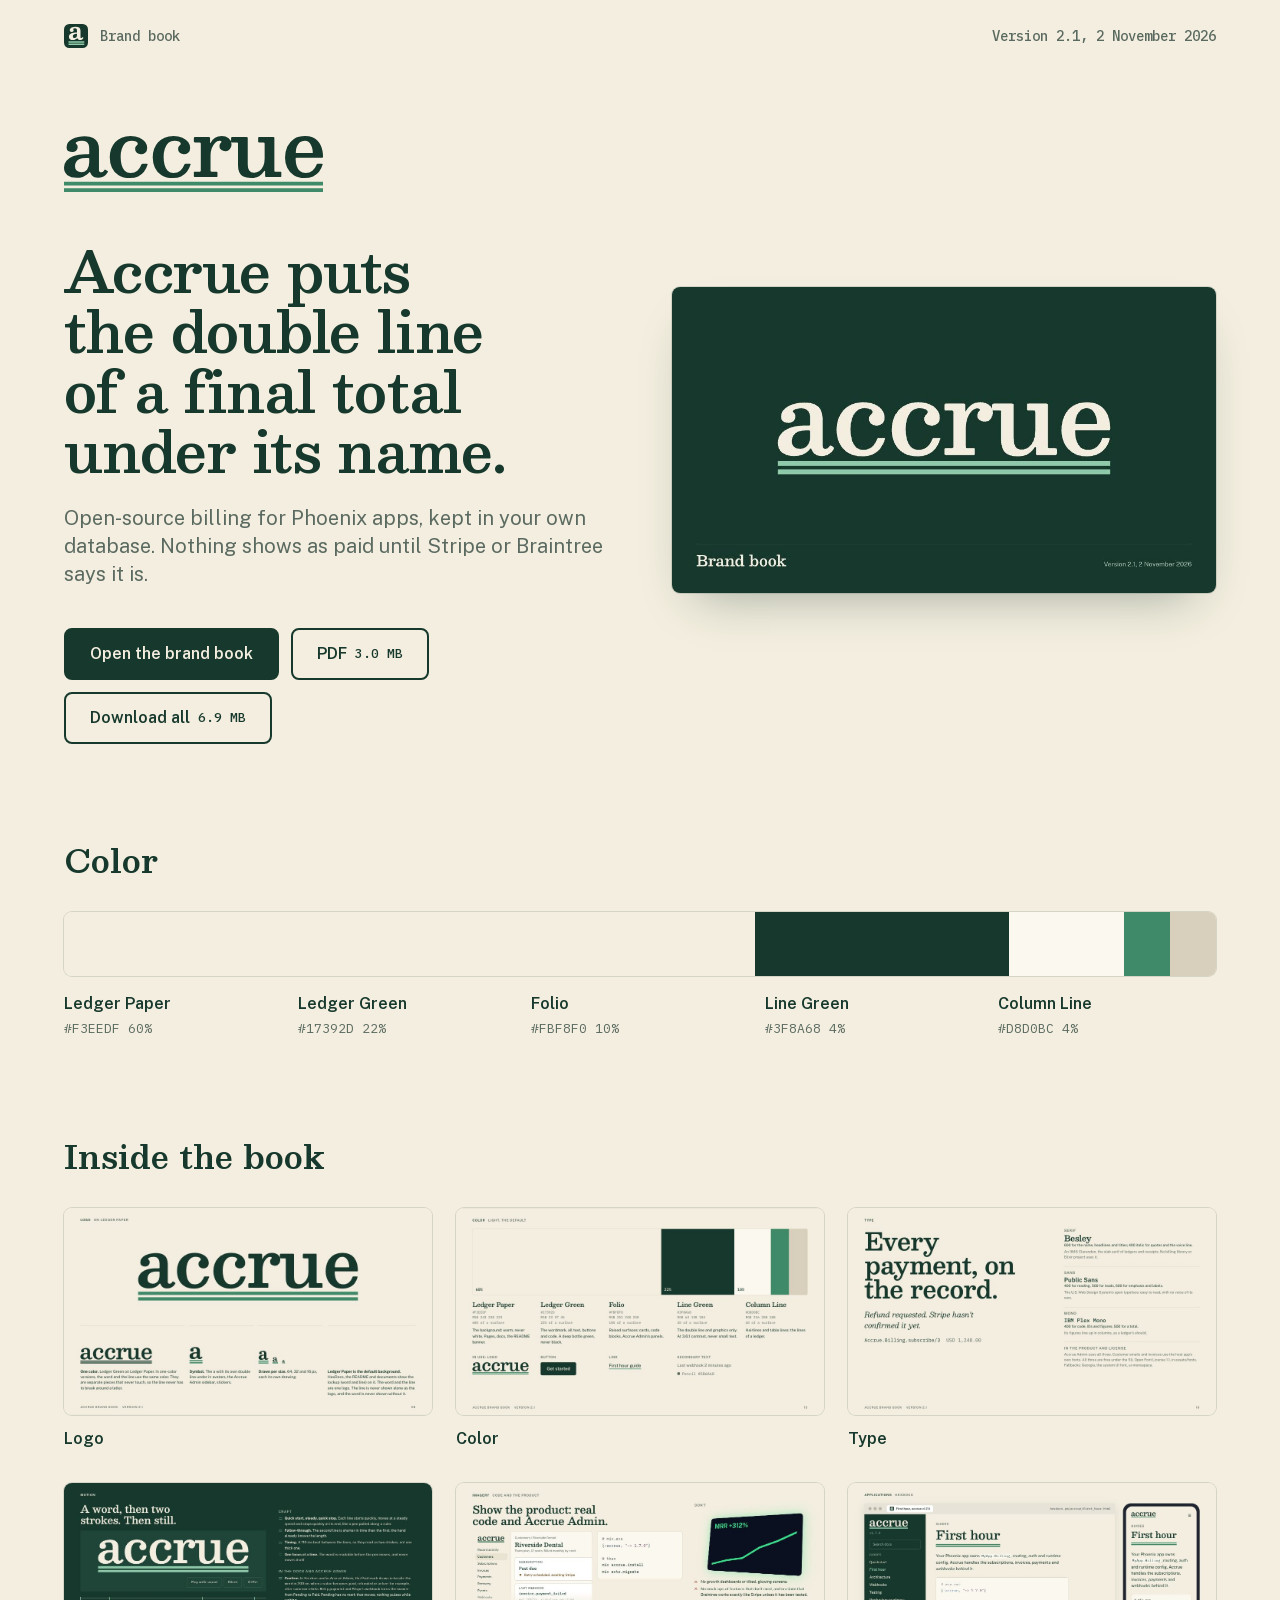
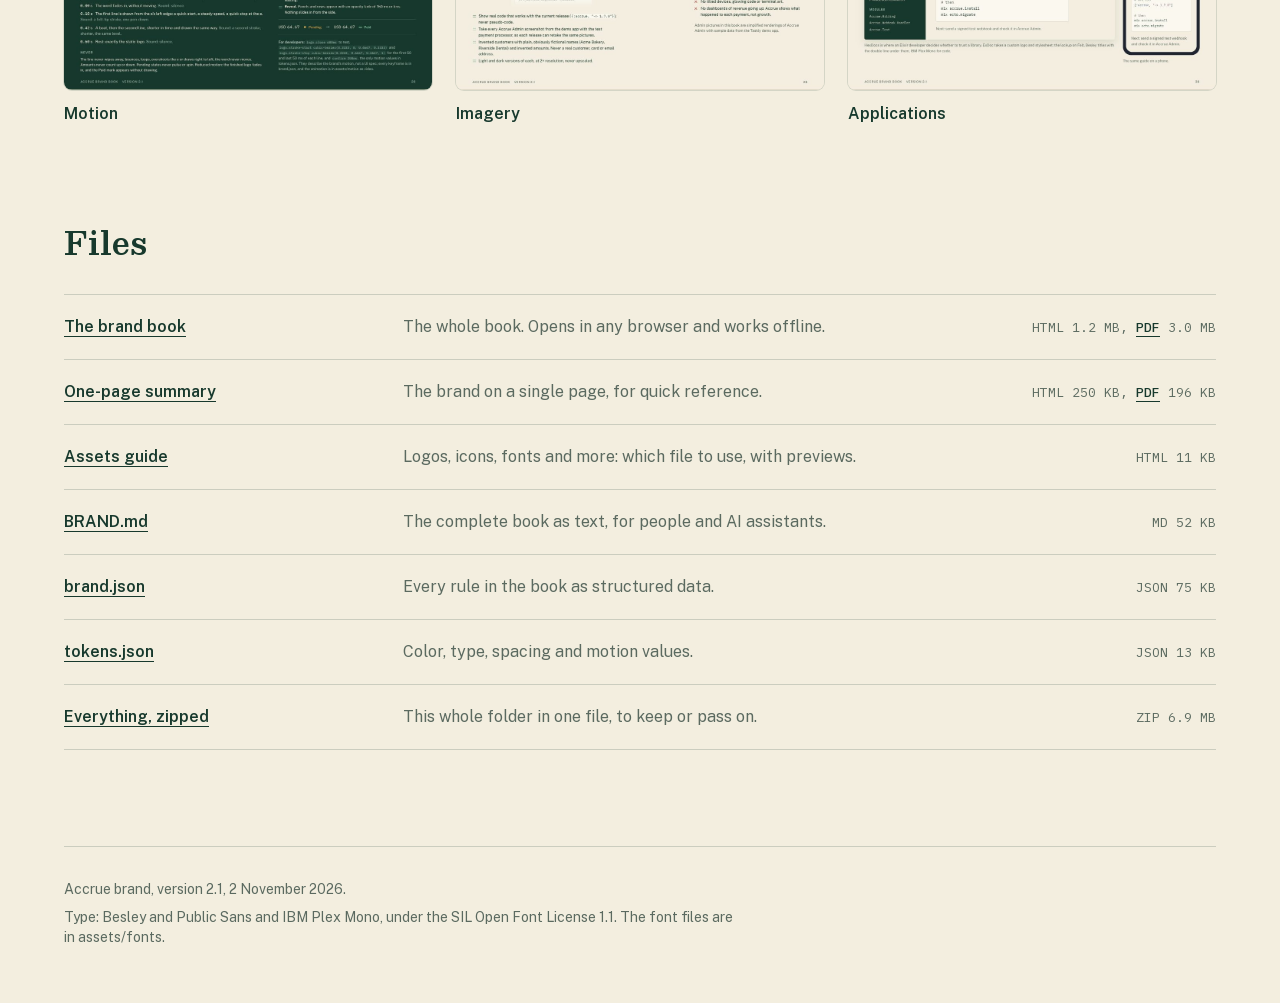
<file: index.html>
<!doctype html>
<!-- Generated from brand.json. Deploy this folder as is (Netlify Drop, GitHub Pages, Vercel) or open it from disk. Nothing loads from the internet. -->
<html lang="en">
<head>
<meta charset="utf-8">
<meta name="viewport" content="width=device-width, initial-scale=1">
<title>Accrue brand</title>
<meta name="description" content="Accrue brand book, version 2.1. Accrue puts the double line of a final total under its name.">
<meta property="og:title" content="Accrue brand">
<meta property="og:description" content="Accrue brand book, version 2.1. Accrue puts the double line of a final total under its name.">
<meta property="og:image" content="https://sztheory.github.io/accrue-brand/preview/social.jpg">
<meta name="twitter:card" content="summary_large_image">
<meta name="theme-color" content="#F3EEDF">
<link rel="icon" href="assets/icon/favicon.svg" type="image/svg+xml">
<link rel="apple-touch-icon" href="assets/icon/apple-touch-icon-180.png">
<link rel="stylesheet" href="assets/fonts/web/fonts.css">
<style>
:root{--ground:#F3EEDF;--text:#17392D;--muted:#5B6A60;--surface:#FBF8F0;--link:#17392D;--btn:#17392D;--btn-text:#F3EEDF;--display:Besley, Georgia, 'Times New Roman', serif;--body:'Public Sans', -apple-system, 'Segoe UI', Roboto, sans-serif;--mono:'IBM Plex Mono', ui-monospace, 'SF Mono', Consolas, monospace;color-scheme:light}
*{box-sizing:border-box}
html{-webkit-text-size-adjust:100%}
body{margin:0;background:var(--ground);color:var(--text);font:400 16px/24px var(--body)}
a{color:inherit}
img{display:block;max-width:100%;height:auto}
.wrap{max-width:1248px;margin:0 auto;padding:0 48px}
.top{display:flex;justify-content:space-between;align-items:center;gap:16px;padding:24px 0;font:500 14px/20px var(--mono);color:var(--muted)}
.top span{display:flex;align-items:center;gap:12px}
.top img{width:24px;height:24px}
.hero{display:grid;grid-template-columns:1fr 1fr;gap:64px;align-items:center;padding:64px 0 96px}
.lockup{height:56px;width:auto;margin:0 0 48px}
h1{font:600 56px/60px var(--display);letter-spacing:-0.01em;margin:0 0 24px;text-wrap:balance}
.lead{font-size:20px;line-height:28px;color:var(--muted);margin:0 0 40px;max-width:32em}
.actions{display:flex;flex-wrap:wrap;gap:12px}
.btn{display:inline-flex;align-items:center;min-height:48px;padding:12px 24px;border-radius:8px;font:600 16px/24px var(--body);text-decoration:none;border:2px solid var(--btn);background:var(--btn);color:var(--btn-text)}
.btn.quiet{background:transparent;color:var(--text);border-color:var(--text)}
.btn small{font:500 13px/20px var(--mono);margin-left:8px;opacity:1}
.cover{display:block;border-radius:8px;overflow:hidden;box-shadow:0 0 0 1px color-mix(in srgb,var(--text) 14%,transparent),0 24px 48px -24px color-mix(in srgb,var(--text) 40%,transparent)}
h2{font:600 32px/40px var(--display);margin:0 0 32px}
section{padding:0 0 96px}
.palette{display:flex;height:64px;border-radius:8px;overflow:hidden;box-shadow:0 0 0 1px color-mix(in srgb,var(--text) 14%,transparent)}
.swatches{display:grid;grid-template-columns:repeat(5,1fr);gap:16px;margin:16px 0 0;padding:0;list-style:none}
.swatches b{display:block;font:600 16px/24px var(--body)}
.swatches span{font:400 13px/20px var(--mono);color:var(--muted)}
.pages{display:grid;grid-template-columns:repeat(3,1fr);gap:32px 24px;margin:0;padding:0;list-style:none}
.pages a{display:block;text-decoration:none}
.pages img{border-radius:8px;box-shadow:0 0 0 1px color-mix(in srgb,var(--text) 14%,transparent);aspect-ratio:16/9;width:100%;height:auto}
.pages span{display:block;margin:12px 0 0;font:600 16px/24px var(--body)}
.pages a:hover img{box-shadow:0 0 0 2px var(--link)}
.files{margin:0;padding:0;list-style:none;border-top:1px solid color-mix(in srgb,var(--text) 18%,transparent)}
.files li{display:grid;grid-template-columns:4fr 7fr 3fr;gap:24px;align-items:baseline;padding:20px 0;border-bottom:1px solid color-mix(in srgb,var(--text) 18%,transparent)}
.files a{font-weight:600;color:var(--link);text-underline-offset:4px}
.files p{margin:0;color:var(--muted)}
.files .meta{font:400 13px/20px var(--mono);color:var(--muted);text-align:right}
.files .meta a{font-weight:500;color:var(--link)}
footer{padding:32px 0 48px;border-top:1px solid color-mix(in srgb,var(--text) 18%,transparent);font-size:14px;line-height:20px;color:var(--muted)}
footer p{margin:0 0 8px;max-width:48em}
@media (max-width:860px){
.wrap{padding:0 20px}
.hero{grid-template-columns:1fr;gap:40px;padding:32px 0 64px}
.lockup{height:40px;margin:0 0 32px}
h1{font-size:40px;line-height:44px}
.lead{font-size:18px;line-height:28px;margin:0 0 32px}
.btn{width:100%;justify-content:center}
section{padding:0 0 64px}
h2{font-size:28px;line-height:36px;margin:0 0 24px}
.swatches{grid-template-columns:1fr 1fr}
.pages{grid-template-columns:1fr 1fr;gap:24px 16px}
.files li{grid-template-columns:1fr;gap:4px}
.files .meta{text-align:left}
.top .when{display:none}
}
</style>
</head>
<body>
<div class="wrap">
<header class="top"><span><img src="assets/icon/favicon.svg" alt="">Brand book</span><span class="when">Version 2.1, 2 November 2026</span></header>
<main>
<div class="hero">
<div>
<img class="lockup" src="assets/logo/accrue-lockup-light.svg" alt="Accrue">
<h1>Accrue puts the double line of a final total under its name.</h1>
<p class="lead">Open-source billing for Phoenix apps, kept in your own database. Nothing shows as paid until Stripe or Braintree says it is.</p>
<div class="actions">
<a class="btn" href="accrue-brand-book.html">Open the brand book</a>
<a class="btn quiet" href="accrue-brand-book.pdf">PDF<small>3.0 MB</small></a>
<a class="btn quiet" href="accrue-brand.zip">Download all<small>6.9 MB</small></a>
</div>
</div>
<a class="cover" href="accrue-brand-book.html" aria-label="Open the brand book"><img src="preview/cover.jpg" width="960" height="540" alt="The cover of the Accrue brand book"></a>
</div>
<section aria-labelledby="color">
<h2 id="color">Color</h2>
<div class="palette" role="img" aria-label="The light palette in its proportions"><i style="flex:60;background:#F3EEDF"></i><i style="flex:22;background:#17392D"></i><i style="flex:10;background:#FBF8F0"></i><i style="flex:4;background:#3F8A68"></i><i style="flex:4;background:#D8D0BC"></i></div>
<ul class="swatches"><li><b>Ledger Paper</b><span>#F3EEDF 60%</span></li><li><b>Ledger Green</b><span>#17392D 22%</span></li><li><b>Folio</b><span>#FBF8F0 10%</span></li><li><b>Line Green</b><span>#3F8A68 4%</span></li><li><b>Column Line</b><span>#D8D0BC 4%</span></li></ul>
</section>
<section aria-labelledby="inside">
<h2 id="inside">Inside the book</h2>
<ul class="pages"><li><a href="accrue-brand-book.html#logo-light"><img src="preview/logo-light.jpg" width="960" height="540" loading="lazy" alt=""><span>Logo</span></a></li><li><a href="accrue-brand-book.html#color-light"><img src="preview/color-light.jpg" width="960" height="540" loading="lazy" alt=""><span>Color</span></a></li><li><a href="accrue-brand-book.html#type"><img src="preview/type.jpg" width="960" height="540" loading="lazy" alt=""><span>Type</span></a></li><li><a href="accrue-brand-book.html#motion"><img src="preview/motion.jpg" width="960" height="540" loading="lazy" alt=""><span>Motion</span></a></li><li><a href="accrue-brand-book.html#imagery"><img src="preview/imagery.jpg" width="960" height="540" loading="lazy" alt=""><span>Imagery</span></a></li><li><a href="accrue-brand-book.html#apps-docs"><img src="preview/apps-docs.jpg" width="960" height="540" loading="lazy" alt=""><span>Applications</span></a></li></ul>
</section>
<section aria-labelledby="files">
<h2 id="files">Files</h2>
<ul class="files">
<li><a href="accrue-brand-book.html">The brand book</a><p>The whole book. Opens in any browser and works offline.</p><span class="meta">HTML 1.2 MB, <a href="accrue-brand-book.pdf">PDF</a> 3.0 MB</span></li>
<li><a href="accrue-one-page.html">One-page summary</a><p>The brand on a single page, for quick reference.</p><span class="meta">HTML 250 KB, <a href="accrue-one-page.pdf">PDF</a> 196 KB</span></li>
<li><a href="assets/index.html">Assets guide</a><p>Logos, icons, fonts and more: which file to use, with previews.</p><span class="meta">HTML 11 KB</span></li>
<li><a href="BRAND.md">BRAND.md</a><p>The complete book as text, for people and AI assistants.</p><span class="meta">MD 52 KB</span></li>
<li><a href="brand.json">brand.json</a><p>Every rule in the book as structured data.</p><span class="meta">JSON 75 KB</span></li>
<li><a href="tokens.json">tokens.json</a><p>Color, type, spacing and motion values.</p><span class="meta">JSON 13 KB</span></li>
<li><a href="accrue-brand.zip">Everything, zipped</a><p>This whole folder in one file, to keep or pass on.</p><span class="meta">ZIP 6.9 MB</span></li>
</ul>
</section>
</main>
<footer>
<p>Accrue brand, version 2.1, 2 November 2026.</p>
<p>Type: Besley and Public Sans and IBM Plex Mono, under the SIL Open Font License 1.1. The font files are in assets/fonts.</p>
</footer>
</div>
</body>
</html>
</file>
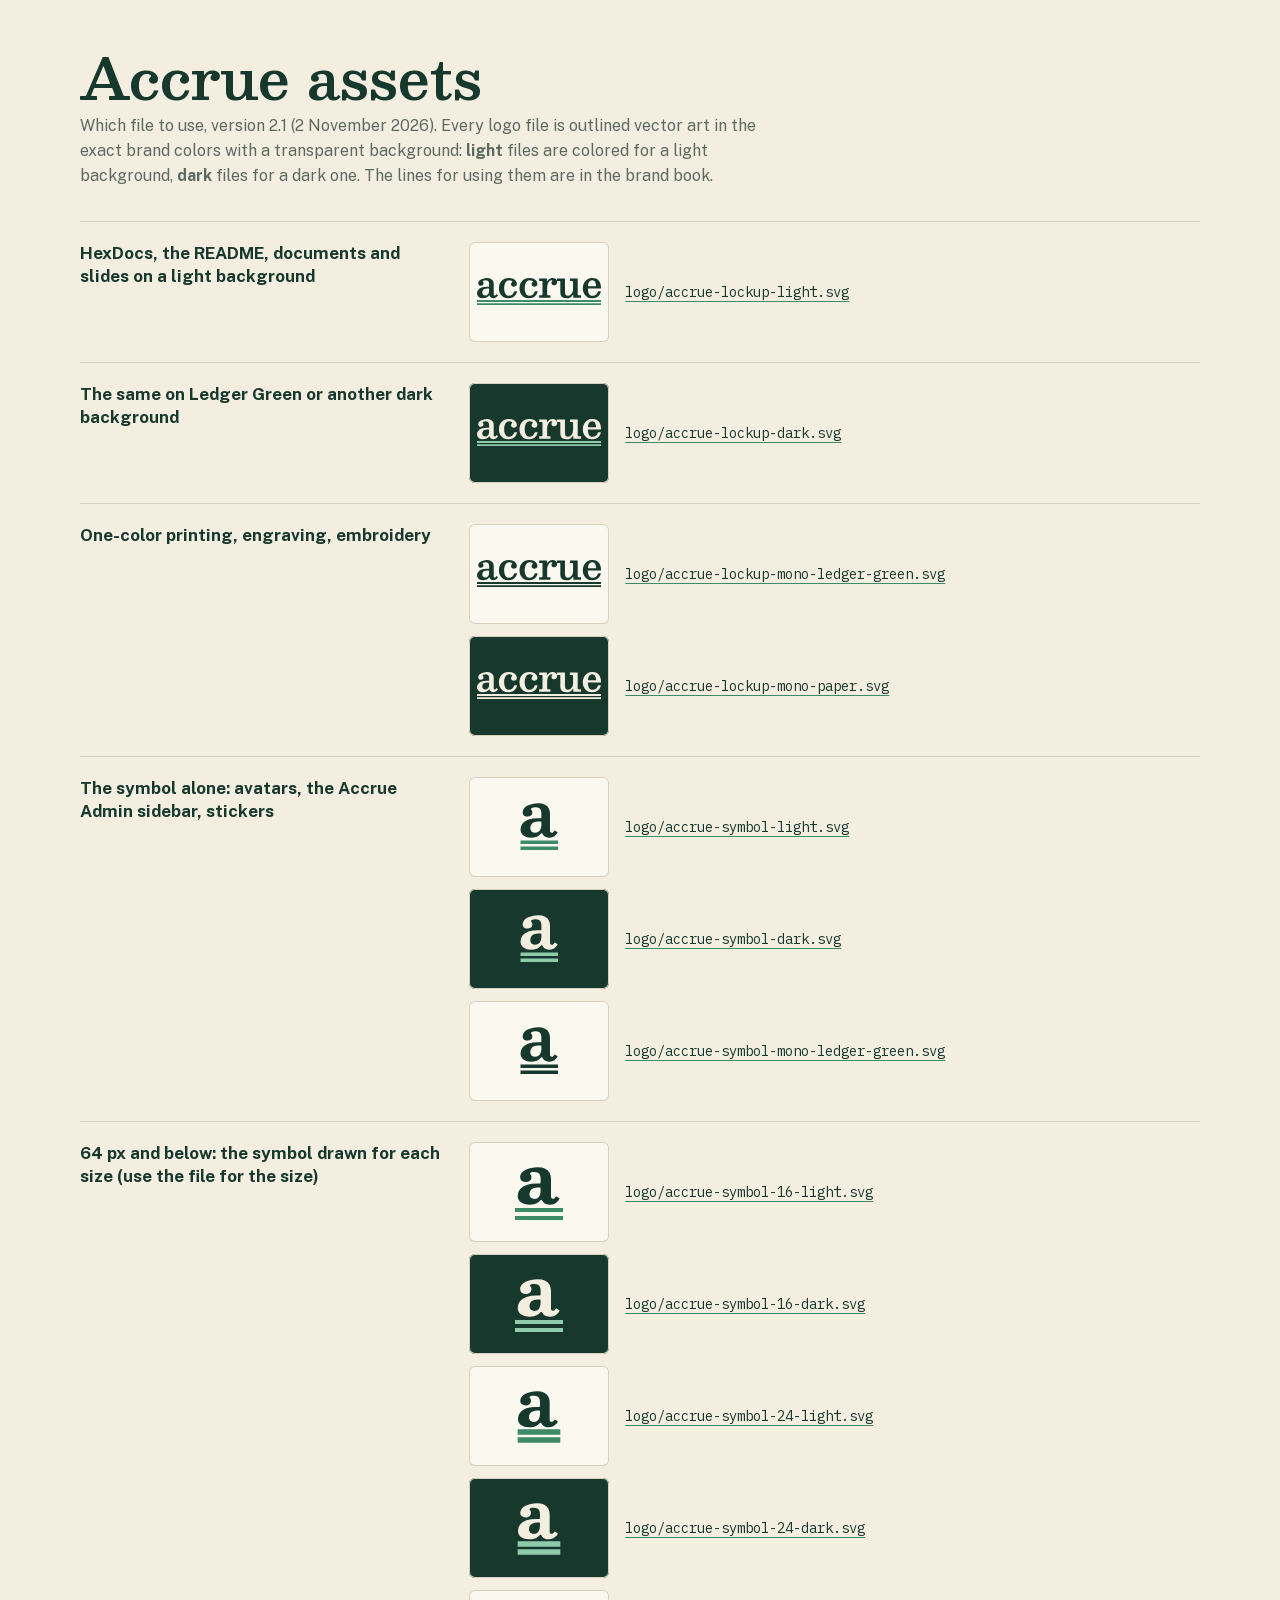
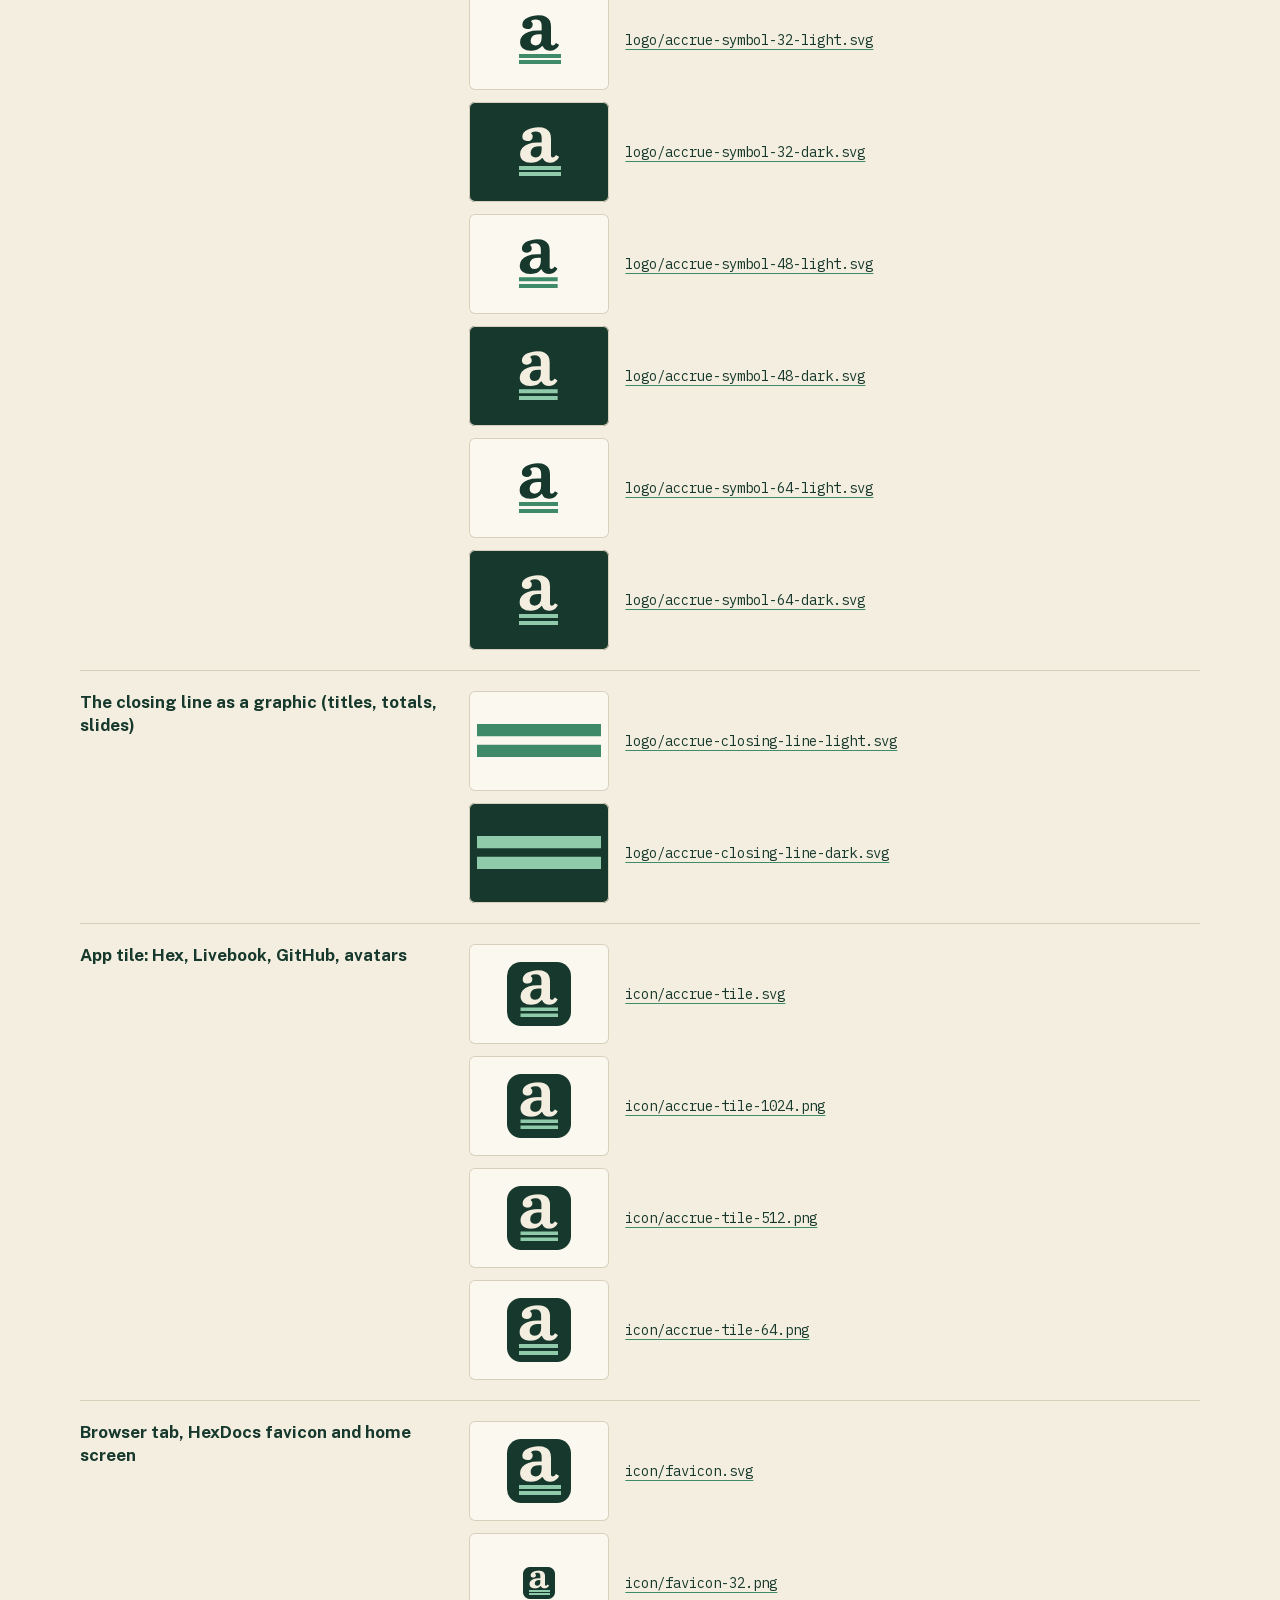
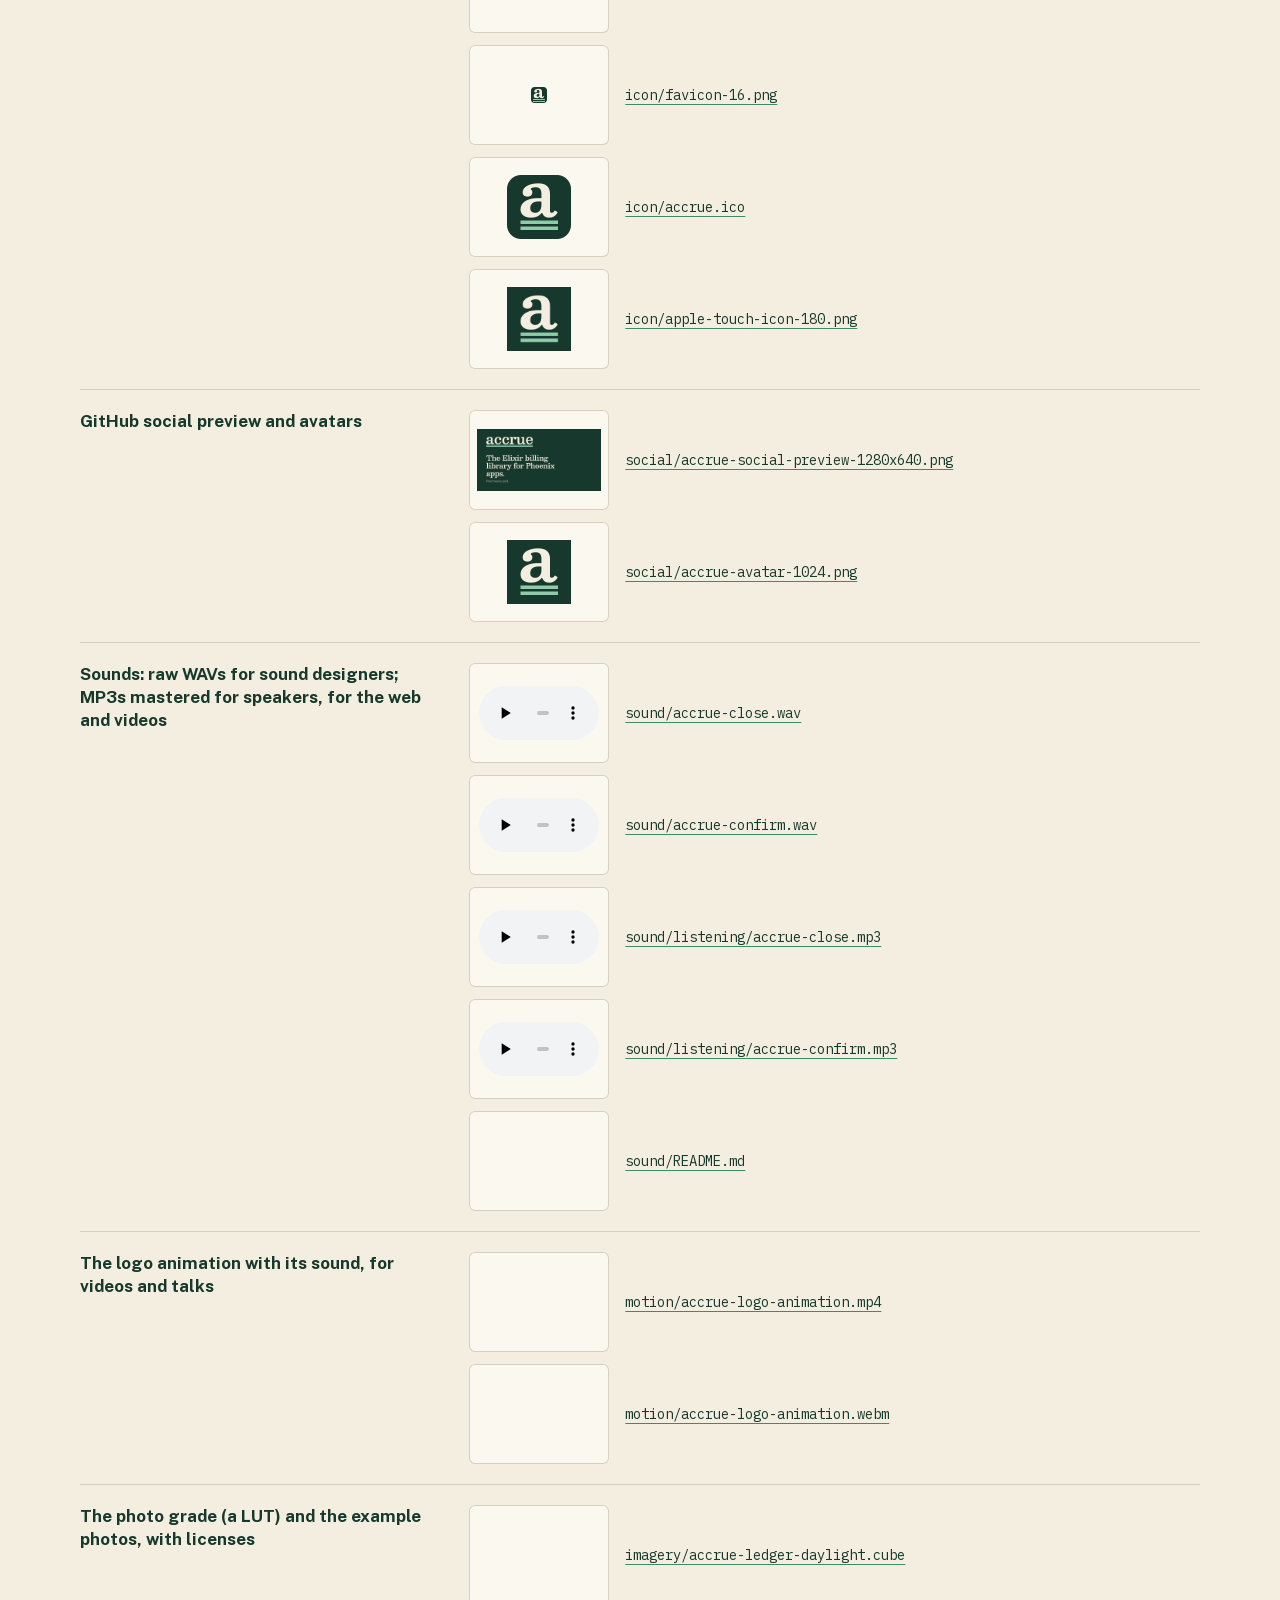
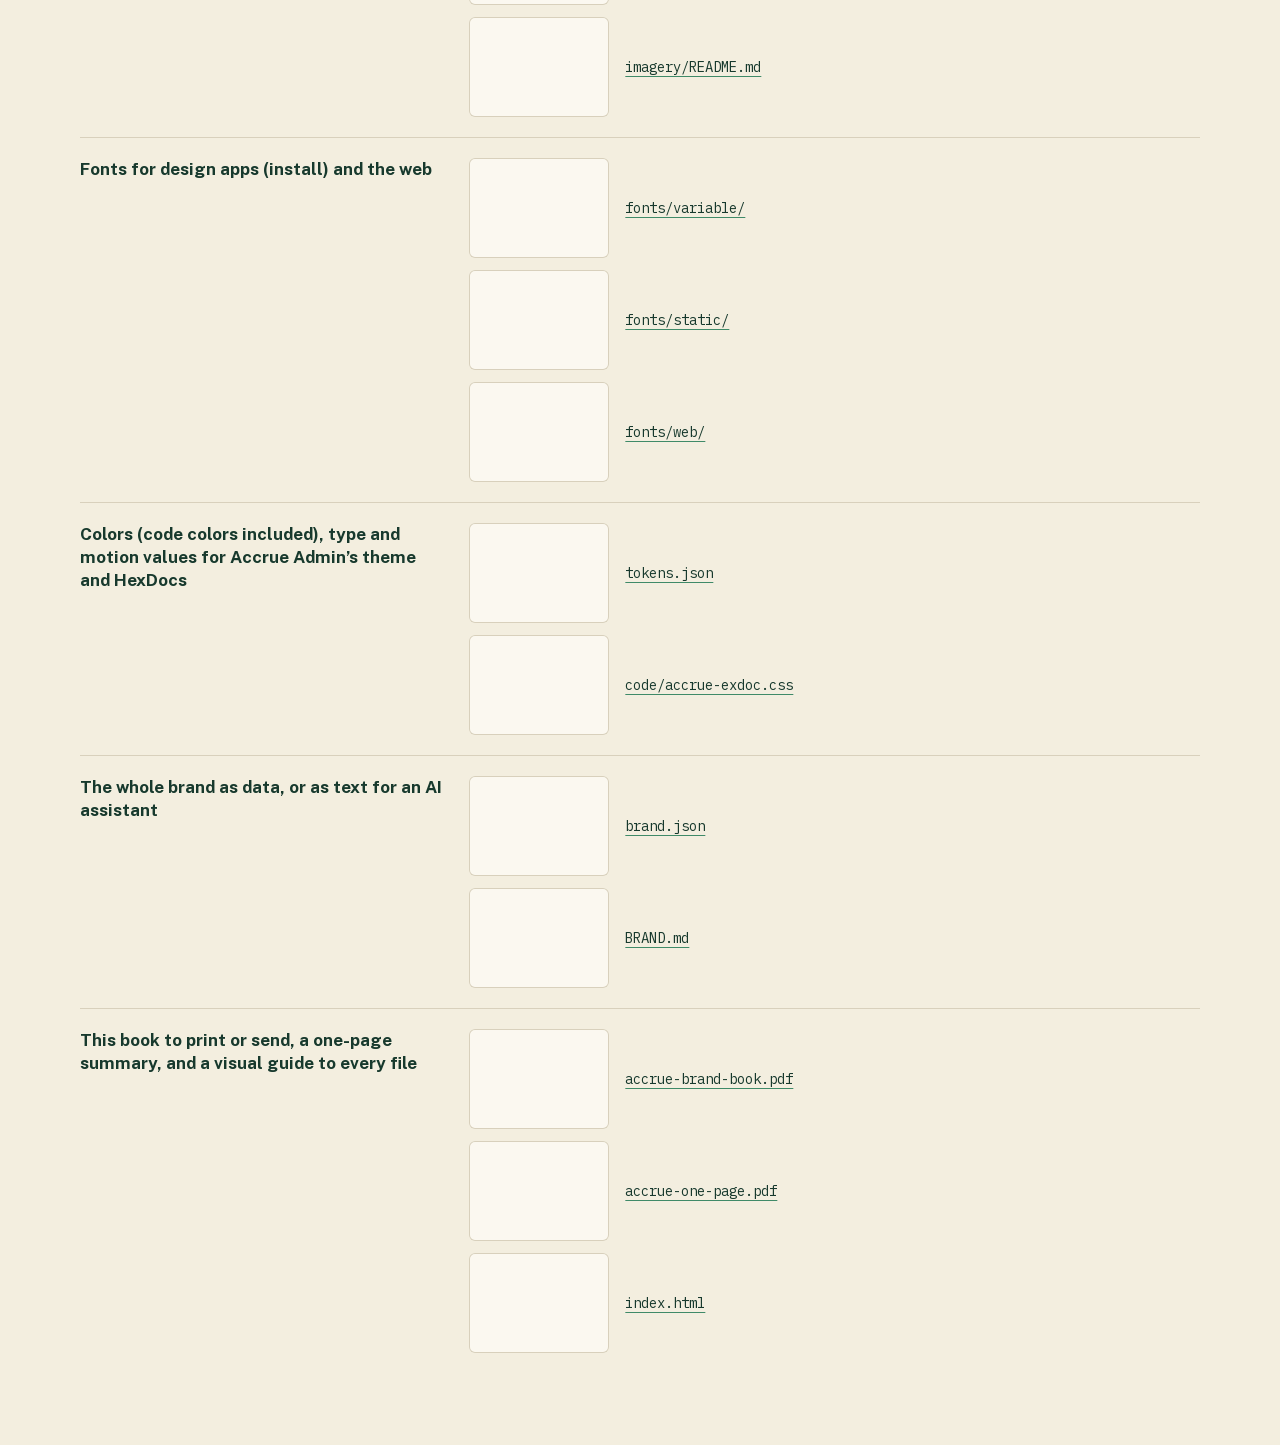
<file: assets/index.html>
<!doctype html><html lang="en-US"><head><meta charset="utf-8"><meta name="viewport" content="width=device-width,initial-scale=1"><link rel="icon" href="icon/favicon.svg" type="image/svg+xml"><title>Accrue Assets</title><link rel="stylesheet" href="fonts/web/fonts.css"><style>
:root{--ink:#17392D;--paper:#F3EEDF;--folio:#FBF8F0;--mute:#5B6A60;--line:#D8D0BC}
body{margin:0;background:var(--paper);color:var(--ink);font:16px/1.55 'Public Sans',-apple-system,'Segoe UI',sans-serif}
main{max-width:1120px;margin:0 auto;padding:48px 24px 72px}h1{font:600 56px/1.04 Besley,Georgia,serif;margin:0 0 8px}
.lede{color:var(--mute);margin:0 0 32px;max-width:72ch}
.row{display:grid;grid-template-columns:minmax(200px,1fr) 2fr;gap:24px;padding:20px 0;border-top:1px solid var(--line)}
.row h2{font-size:17px;line-height:1.35;margin:0}.files{display:grid;gap:12px}
.file{display:grid;grid-template-columns:140px 1fr;gap:16px;align-items:center}
.thumb{height:84px;border-radius:6px;background:var(--folio);display:grid;place-items:center;padding:8px;overflow:hidden;box-shadow:inset 0 0 0 1px var(--line)}.thumb.dark{background:#17392D}
.thumb img{max-width:100%;max-height:64px}.thumb audio{width:120px}
a{color:var(--ink);font:400 14px 'IBM Plex Mono',ui-monospace,monospace;word-break:break-all;text-decoration-color:#3F8A68;text-underline-offset:4px}
@media (max-width:700px){.row{grid-template-columns:1fr}.file{grid-template-columns:1fr}}
</style></head><body><main><h1>Accrue assets</h1><p class="lede">Which file to use, version 2.1 (2 November 2026). Every logo file is outlined vector art in the exact brand colors with a transparent background: <b>light</b> files are colored for a light background, <b>dark</b> files for a dark one. The lines for using them are in the brand book.</p>
<section class="row"><h2>HexDocs, the README, documents and slides on a light background</h2><div class="files"><div class="file"><div class="thumb"><img src="logo/accrue-lockup-light.svg" alt=""></div><a href="logo/accrue-lockup-light.svg">logo/accrue-lockup-light.svg</a></div></div></section>
<section class="row"><h2>The same on Ledger Green or another dark background</h2><div class="files"><div class="file"><div class="thumb dark"><img src="logo/accrue-lockup-dark.svg" alt=""></div><a href="logo/accrue-lockup-dark.svg">logo/accrue-lockup-dark.svg</a></div></div></section>
<section class="row"><h2>One-color printing, engraving, embroidery</h2><div class="files"><div class="file"><div class="thumb"><img src="logo/accrue-lockup-mono-ledger-green.svg" alt=""></div><a href="logo/accrue-lockup-mono-ledger-green.svg">logo/accrue-lockup-mono-ledger-green.svg</a></div><div class="file"><div class="thumb dark"><img src="logo/accrue-lockup-mono-paper.svg" alt=""></div><a href="logo/accrue-lockup-mono-paper.svg">logo/accrue-lockup-mono-paper.svg</a></div></div></section>
<section class="row"><h2>The symbol alone: avatars, the Accrue Admin sidebar, stickers</h2><div class="files"><div class="file"><div class="thumb"><img src="logo/accrue-symbol-light.svg" alt=""></div><a href="logo/accrue-symbol-light.svg">logo/accrue-symbol-light.svg</a></div><div class="file"><div class="thumb dark"><img src="logo/accrue-symbol-dark.svg" alt=""></div><a href="logo/accrue-symbol-dark.svg">logo/accrue-symbol-dark.svg</a></div><div class="file"><div class="thumb"><img src="logo/accrue-symbol-mono-ledger-green.svg" alt=""></div><a href="logo/accrue-symbol-mono-ledger-green.svg">logo/accrue-symbol-mono-ledger-green.svg</a></div></div></section>
<section class="row"><h2>64 px and below: the symbol drawn for each size (use the file for the size)</h2><div class="files"><div class="file"><div class="thumb"><img src="logo/accrue-symbol-16-light.svg" alt=""></div><a href="logo/accrue-symbol-16-light.svg">logo/accrue-symbol-16-light.svg</a></div><div class="file"><div class="thumb dark"><img src="logo/accrue-symbol-16-dark.svg" alt=""></div><a href="logo/accrue-symbol-16-dark.svg">logo/accrue-symbol-16-dark.svg</a></div><div class="file"><div class="thumb"><img src="logo/accrue-symbol-24-light.svg" alt=""></div><a href="logo/accrue-symbol-24-light.svg">logo/accrue-symbol-24-light.svg</a></div><div class="file"><div class="thumb dark"><img src="logo/accrue-symbol-24-dark.svg" alt=""></div><a href="logo/accrue-symbol-24-dark.svg">logo/accrue-symbol-24-dark.svg</a></div><div class="file"><div class="thumb"><img src="logo/accrue-symbol-32-light.svg" alt=""></div><a href="logo/accrue-symbol-32-light.svg">logo/accrue-symbol-32-light.svg</a></div><div class="file"><div class="thumb dark"><img src="logo/accrue-symbol-32-dark.svg" alt=""></div><a href="logo/accrue-symbol-32-dark.svg">logo/accrue-symbol-32-dark.svg</a></div><div class="file"><div class="thumb"><img src="logo/accrue-symbol-48-light.svg" alt=""></div><a href="logo/accrue-symbol-48-light.svg">logo/accrue-symbol-48-light.svg</a></div><div class="file"><div class="thumb dark"><img src="logo/accrue-symbol-48-dark.svg" alt=""></div><a href="logo/accrue-symbol-48-dark.svg">logo/accrue-symbol-48-dark.svg</a></div><div class="file"><div class="thumb"><img src="logo/accrue-symbol-64-light.svg" alt=""></div><a href="logo/accrue-symbol-64-light.svg">logo/accrue-symbol-64-light.svg</a></div><div class="file"><div class="thumb dark"><img src="logo/accrue-symbol-64-dark.svg" alt=""></div><a href="logo/accrue-symbol-64-dark.svg">logo/accrue-symbol-64-dark.svg</a></div></div></section>
<section class="row"><h2>The closing line as a graphic (titles, totals, slides)</h2><div class="files"><div class="file"><div class="thumb"><img src="logo/accrue-closing-line-light.svg" alt=""></div><a href="logo/accrue-closing-line-light.svg">logo/accrue-closing-line-light.svg</a></div><div class="file"><div class="thumb dark"><img src="logo/accrue-closing-line-dark.svg" alt=""></div><a href="logo/accrue-closing-line-dark.svg">logo/accrue-closing-line-dark.svg</a></div></div></section>
<section class="row"><h2>App tile: Hex, Livebook, GitHub, avatars</h2><div class="files"><div class="file"><div class="thumb"><img src="icon/accrue-tile.svg" alt=""></div><a href="icon/accrue-tile.svg">icon/accrue-tile.svg</a></div><div class="file"><div class="thumb"><img src="icon/accrue-tile-1024.png" alt=""></div><a href="icon/accrue-tile-1024.png">icon/accrue-tile-1024.png</a></div><div class="file"><div class="thumb"><img src="icon/accrue-tile-512.png" alt=""></div><a href="icon/accrue-tile-512.png">icon/accrue-tile-512.png</a></div><div class="file"><div class="thumb"><img src="icon/accrue-tile-64.png" alt=""></div><a href="icon/accrue-tile-64.png">icon/accrue-tile-64.png</a></div></div></section>
<section class="row"><h2>Browser tab, HexDocs favicon and home screen</h2><div class="files"><div class="file"><div class="thumb"><img src="icon/favicon.svg" alt=""></div><a href="icon/favicon.svg">icon/favicon.svg</a></div><div class="file"><div class="thumb"><img src="icon/favicon-32.png" alt=""></div><a href="icon/favicon-32.png">icon/favicon-32.png</a></div><div class="file"><div class="thumb"><img src="icon/favicon-16.png" alt=""></div><a href="icon/favicon-16.png">icon/favicon-16.png</a></div><div class="file"><div class="thumb"><img src="icon/accrue.ico" alt=""></div><a href="icon/accrue.ico">icon/accrue.ico</a></div><div class="file"><div class="thumb"><img src="icon/apple-touch-icon-180.png" alt=""></div><a href="icon/apple-touch-icon-180.png">icon/apple-touch-icon-180.png</a></div></div></section>
<section class="row"><h2>GitHub social preview and avatars</h2><div class="files"><div class="file"><div class="thumb"><img src="social/accrue-social-preview-1280x640.png" alt=""></div><a href="social/accrue-social-preview-1280x640.png">social/accrue-social-preview-1280x640.png</a></div><div class="file"><div class="thumb"><img src="social/accrue-avatar-1024.png" alt=""></div><a href="social/accrue-avatar-1024.png">social/accrue-avatar-1024.png</a></div></div></section>
<section class="row"><h2>Sounds: raw WAVs for sound designers; MP3s mastered for speakers, for the web and videos</h2><div class="files"><div class="file"><div class="thumb"><audio controls preload="none" src="sound/accrue-close.wav"></audio></div><a href="sound/accrue-close.wav">sound/accrue-close.wav</a></div><div class="file"><div class="thumb"><audio controls preload="none" src="sound/accrue-confirm.wav"></audio></div><a href="sound/accrue-confirm.wav">sound/accrue-confirm.wav</a></div><div class="file"><div class="thumb"><audio controls preload="none" src="sound/listening/accrue-close.mp3"></audio></div><a href="sound/listening/accrue-close.mp3">sound/listening/accrue-close.mp3</a></div><div class="file"><div class="thumb"><audio controls preload="none" src="sound/listening/accrue-confirm.mp3"></audio></div><a href="sound/listening/accrue-confirm.mp3">sound/listening/accrue-confirm.mp3</a></div><div class="file"><div class="thumb"></div><a href="sound/README.md">sound/README.md</a></div></div></section>
<section class="row"><h2>The logo animation with its sound, for videos and talks</h2><div class="files"><div class="file"><div class="thumb"></div><a href="motion/accrue-logo-animation.mp4">motion/accrue-logo-animation.mp4</a></div><div class="file"><div class="thumb"></div><a href="motion/accrue-logo-animation.webm">motion/accrue-logo-animation.webm</a></div></div></section>
<section class="row"><h2>The photo grade (a LUT) and the example photos, with licenses</h2><div class="files"><div class="file"><div class="thumb"></div><a href="imagery/accrue-ledger-daylight.cube">imagery/accrue-ledger-daylight.cube</a></div><div class="file"><div class="thumb"></div><a href="imagery/README.md">imagery/README.md</a></div></div></section>
<section class="row"><h2>Fonts for design apps (install) and the web</h2><div class="files"><div class="file"><div class="thumb"></div><a href="fonts/variable/">fonts/variable/</a></div><div class="file"><div class="thumb"></div><a href="fonts/static/">fonts/static/</a></div><div class="file"><div class="thumb"></div><a href="fonts/web/">fonts/web/</a></div></div></section>
<section class="row"><h2>Colors (code colors included), type and motion values for Accrue Admin’s theme and HexDocs</h2><div class="files"><div class="file"><div class="thumb"></div><a href="../tokens.json">tokens.json</a></div><div class="file"><div class="thumb"></div><a href="code/accrue-exdoc.css">code/accrue-exdoc.css</a></div></div></section>
<section class="row"><h2>The whole brand as data, or as text for an AI assistant</h2><div class="files"><div class="file"><div class="thumb"></div><a href="../brand.json">brand.json</a></div><div class="file"><div class="thumb"></div><a href="../BRAND.md">BRAND.md</a></div></div></section>
<section class="row"><h2>This book to print or send, a one-page summary, and a visual guide to every file</h2><div class="files"><div class="file"><div class="thumb"></div><a href="../accrue-brand-book.pdf">accrue-brand-book.pdf</a></div><div class="file"><div class="thumb"></div><a href="../accrue-one-page.pdf">accrue-one-page.pdf</a></div><div class="file"><div class="thumb"></div><a href="index.html">index.html</a></div></div></section>
</main></body></html>
</file>
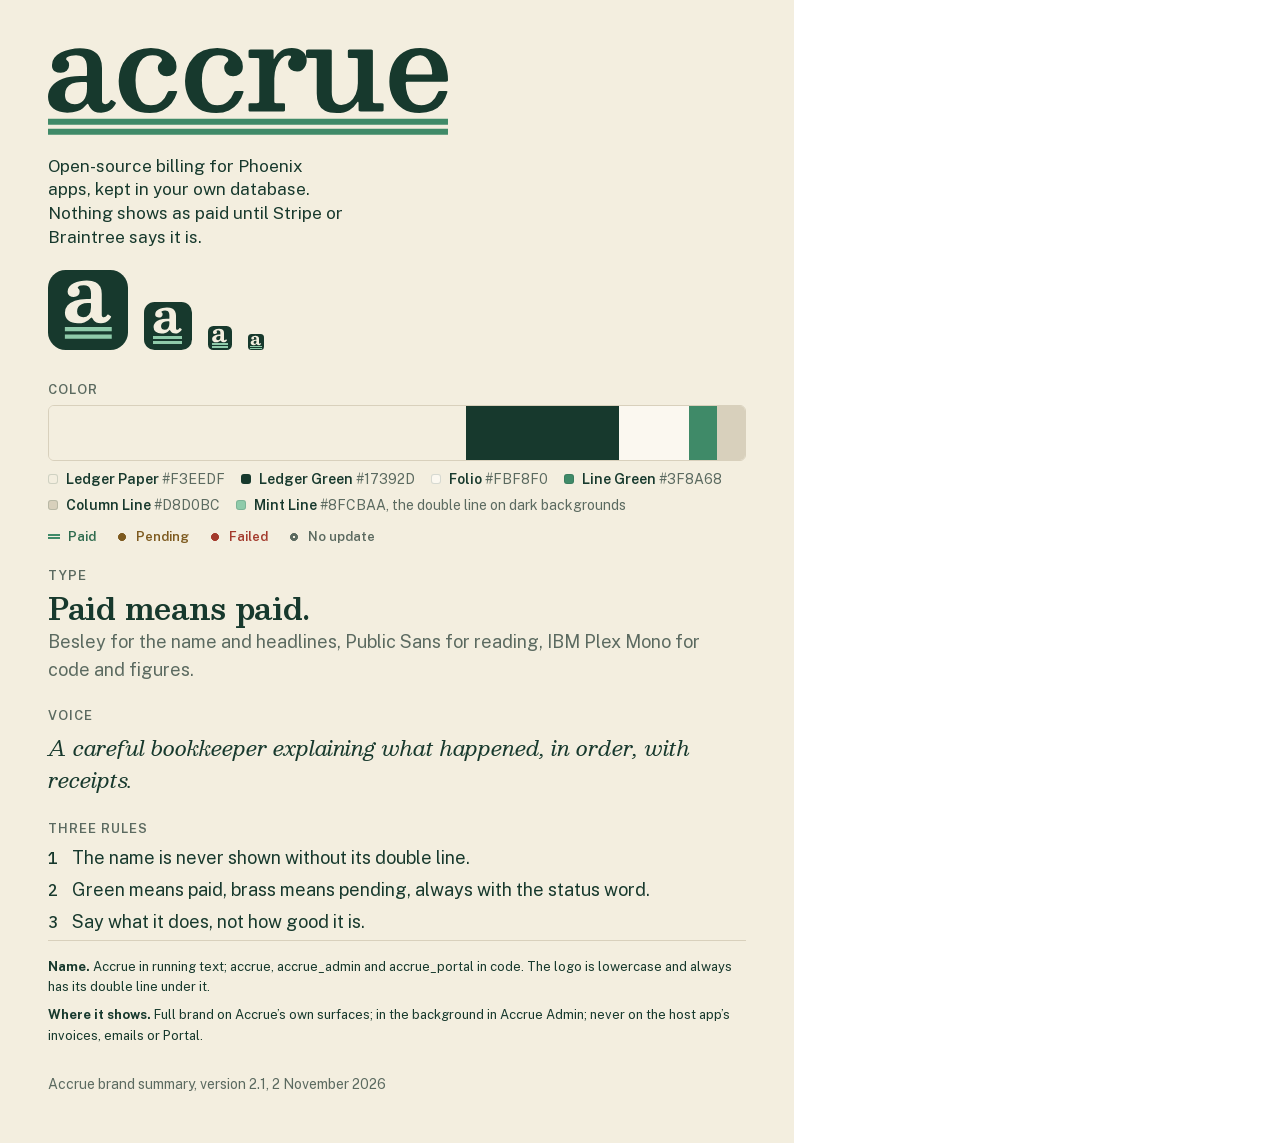
<file: accrue-one-page.html>
<!doctype html><html lang="en-US"><head><meta charset="utf-8"><meta name="viewport" content="width=device-width,initial-scale=1"><link rel="icon" href="data:image/svg+xml,%3Csvg%20xmlns%3D%22http%3A%2F%2Fwww.w3.org%2F2000%2Fsvg%22%20viewBox%3D%220%200%2032%2032%22%20role%3D%22img%22%20aria-label%3D%22Accrue%22%3E%3Ctitle%3EAccrue%3C%2Ftitle%3E%3Crect%20width%3D%2232%22%20height%3D%2232%22%20rx%3D%227.04%22%20fill%3D%22%2317392D%22%2F%3E%3Cpath%20fill%3D%22%23F3EEDF%22%20d%3D%22M6.55%2016.98Q6.55%2019.09%208%2020.21Q9.46%2021.33%2011.9%2021.33Q13.49%2021.33%2014.53%2020.98Q15.57%2020.64%2016.21%2020.15Q16.85%2019.66%2017.24%2019.22Q17.49%2018.92%2017.63%2018.94Q17.77%2018.95%2017.98%2019.31Q18.23%2019.77%2018.62%2020.23Q19.01%2020.7%2019.72%2021.01Q20.43%2021.33%2021.62%2021.33L21.63%2021.33Q22.66%2021.33%2023.48%2020.97Q24.3%2020.62%2024.91%2020.02Q25.53%2019.42%2025.9%2018.7Q26.02%2018.44%2025.81%2018.31L24.66%2017.6Q24.44%2017.44%2024.28%2017.72Q23.92%2018.32%2023.56%2018.51Q23.19%2018.69%2022.85%2018.69Q22.51%2018.69%2022.25%2018.46Q22%2018.23%2022%2017.74L22%209.2Q22%207.55%2021.39%206.3Q20.77%205.06%2019.39%204.37Q18%203.67%2015.72%203.67Q14.26%203.67%2012.83%203.96Q11.4%204.24%2010.24%204.82Q9.07%205.4%208.37%206.29Q7.67%207.17%207.67%208.37Q7.67%209.55%208.46%2010.05Q9.25%2010.55%2010.32%2010.55Q11.37%2010.55%2012.11%209.95Q12.84%209.36%2012.84%208.37Q12.84%207.69%2012.65%207.42Q12.46%207.14%2012.27%207Q12.08%206.85%2012.08%206.61Q12.08%206.38%2012.41%206.19Q12.74%205.99%2013.28%205.87Q13.81%205.75%2014.42%205.75Q15.47%205.75%2016.12%206.15Q16.76%206.55%2017.05%207.29Q17.33%208.01%2017.33%209L17.33%2010.87Q17.33%2011.17%2017.26%2011.23Q17.18%2011.3%2016.91%2011.3L15.52%2011.3Q12.71%2011.3%2010.7%2012.02Q8.7%2012.74%207.62%2014.02Q6.55%2015.3%206.55%2016.98ZM11.83%2016.42Q11.83%2015.45%2012.29%2014.69Q12.75%2013.94%2013.68%2013.51Q14.6%2013.08%2015.99%2013.08L17%2013.08Q17.33%2013.08%2017.33%2013.41L17.33%2014.76Q17.33%2016.71%2016.49%2017.72Q15.64%2018.73%2014.24%2018.73Q13.23%2018.73%2012.53%2018.17Q11.83%2017.62%2011.83%2016.42Z%22%2F%3E%3Cpath%20fill%3D%22%238FCBAA%22%20d%3D%22M6%2023L27%2023L27%2025L6%2025ZM6%2026L27%2026L27%2028L6%2028Z%22%2F%3E%3C%2Fsvg%3E" type="image/svg+xml"><title>Accrue Brand Summary</title><style>@font-face{font-family:'Besley';font-style:italic;font-weight:400 900;font-display:block;src:url([data-uri]) format('woff2');unicode-range:U+0000-00FF, U+0131, U+0152-0153, U+02BB-02BC, U+02C6, U+02DA, U+02DC, U+0304, U+0308, U+0329, U+2000-206F, U+20AC, U+2122, U+2191, U+2193, U+2212, U+2215, U+FEFF, U+FFFD;}
@font-face{font-family:'Besley';font-style:normal;font-weight:400 900;font-display:block;src:url([data-uri]) format('woff2');unicode-range:U+0000-00FF, U+0131, U+0152-0153, U+02BB-02BC, U+02C6, U+02DA, U+02DC, U+0304, U+0308, U+0329, U+2000-206F, U+20AC, U+2122, U+2191, U+2193, U+2212, U+2215, U+FEFF, U+FFFD;}
@font-face{font-family:'Public Sans';font-style:normal;font-weight:400 700;font-display:block;src:url([data-uri]) format('woff2');unicode-range:U+0000-00FF, U+0131, U+0152-0153, U+02BB-02BC, U+02C6, U+02DA, U+02DC, U+0304, U+0308, U+0329, U+2000-206F, U+20AC, U+2122, U+2191, U+2193, U+2212, U+2215, U+FEFF, U+FFFD;}
@font-face{font-family:'IBM Plex Mono';font-style:normal;font-weight:400;font-display:block;src:url([data-uri]) format('woff2');unicode-range:U+0000-00FF, U+0131, U+0152-0153, U+02BB-02BC, U+02C6, U+02DA, U+02DC, U+0304, U+0308, U+0329, U+2000-206F, U+20AC, U+2122, U+2191, U+2193, U+2212, U+2215, U+FEFF, U+FFFD;}
@font-face{font-family:'IBM Plex Mono';font-style:normal;font-weight:500;font-display:block;src:url([data-uri]) format('woff2');unicode-range:U+0000-00FF, U+0131, U+0152-0153, U+02BB-02BC, U+02C6, U+02DA, U+02DC, U+0304, U+0308, U+0329, U+2000-206F, U+20AC, U+2122, U+2191, U+2193, U+2212, U+2215, U+FEFF, U+FFFD;}

/* Accrue brand book. One spacing system: every margin, padding and gap is a step of 4 px (check.mjs verifies it).
   Ruled, not boxed: hairlines and space divide; the double rule closes one thing per page. */
:root{--s1:4px;--s2:8px;--s3:12px;--s4:16px;--s5:20px;--s6:24px;--s8:32px;--s10:40px;--s12:48px;--s16:64px;--s20:80px;--marker:24px;--cap-gap:12px;--r:6px;
--serif:Besley,Georgia,'Times New Roman',serif;--sans:'Public Sans',-apple-system,'Segoe UI',Roboto,sans-serif;--mono:'IBM Plex Mono',ui-monospace,'SF Mono',Consolas,monospace}
*{box-sizing:border-box}html{-webkit-font-smoothing:antialiased}
body{margin:0;background:#CFC8B4;font:17px/1.55 var(--sans)}
svg{display:block}.mk svg{width:100%;height:auto;overflow:visible}
h1,h2,h3,h4,p,figure,ul,ol,pre{margin:0}ul,ol{padding:0;list-style:none}
a{color:inherit}button{font:inherit;color:inherit;cursor:pointer}code,.m,.code{font-family:var(--mono)}code{font-size:.88em}
.m{font-variant-numeric:tabular-nums}
.d{font-family:var(--serif);font-weight:600;letter-spacing:-.01em;line-height:1.08}
.q{font-family:var(--serif);font-style:italic;font-weight:400}
.fontbanner{position:sticky;top:0;z-index:9;background:#A33A2C;color:#fff;padding:var(--s3) var(--s6);font-weight:600}
.page{position:relative;width:100%;max-width:1440px;margin:0 auto var(--s1);min-height:810px;padding:var(--s10) var(--s16) var(--s16);overflow:hidden;background:var(--bg);color:var(--fg)}
.page>footer{position:absolute;left:var(--s16);right:var(--s16);bottom:var(--s6);display:flex;justify-content:space-between;font:500 12px/1 var(--sans);letter-spacing:.08em;text-transform:uppercase;color:var(--mute)}
.page>footer a{text-decoration:none}.fv{margin-left:var(--s4)}
.kick,.lbl{font:600 13px/1.2 var(--sans);letter-spacing:.08em;text-transform:uppercase;color:var(--mute)}
.kick{margin-bottom:var(--s6);display:flex;gap:var(--s3)}.kick span:first-child{color:var(--fg)}
.lbl{margin:var(--s6) 0 var(--s2)}.lbl:first-child{margin-top:0}
.fine{font-size:14px;line-height:1.5;color:var(--mute);max-width:84ch;margin-top:var(--s5)}.fine0{font-size:15px;color:var(--mute)}
.big{font-size:22px;line-height:1.4;margin-bottom:var(--s4)}
.cap{font-size:15px;color:var(--mute);margin-top:var(--s3);max-width:64ch}
.code{font-size:13px;color:var(--mute)}.muted{color:var(--mute)}
.mhead{font-size:42px;margin-bottom:var(--s5);max-width:22ch;text-wrap:balance}.mhead.wide{max-width:none}
/* the closing rule: two bars and their gap in the logo's 64:44:64 proportion */
.crule{display:block;height:11px;border-top:4px solid var(--hero);border-bottom:4px solid var(--hero);width:100%}
.crule.title{margin:var(--s3) 0 var(--s6)}.crule.under{height:8px;border-width:3px;margin-top:var(--s1)}
.crule.confirm{height:3px;border-bottom:0;border-top-width:2px;margin-top:var(--s1)}
.crule.device{height:16px;border-width:6px;margin-top:var(--s6)}.crule.slider{margin-top:var(--s6)}
.fit{display:block;width:fit-content;max-width:100%}.fit .crule{width:100%}
/* status: always the word */
.st{--slot:12px;--dot:8px;display:inline-flex;align-items:baseline;gap:var(--s2);font:600 13px/1.2 var(--sans);white-space:nowrap}
.st::before{align-self:center;flex:none;content:'';width:var(--slot);height:var(--dot);background:radial-gradient(circle closest-side,currentColor 94%,transparent 100%) center/var(--dot) var(--dot) no-repeat}
.st-ok{color:var(--ok)}.st-ok::before{height:5px;background:none;border-top:2px solid var(--hero);border-bottom:2px solid var(--hero);box-sizing:border-box}
.st-obs{color:var(--acc)}.st-bad{color:var(--red)}.st-unk{color:var(--mute)}.st-unk::before{background:radial-gradient(circle closest-side,transparent calc(100% - 3px),currentColor calc(100% - 2.5px),currentColor 94%,transparent 100%) center/var(--dot) var(--dot) no-repeat}
/* markers: one gutter for every bullet, number and ✕ */
.plain li{position:relative;padding-left:var(--marker);margin-bottom:var(--s2);max-width:62ch}
.plain li::before{content:'';position:absolute;left:2px;top:calc(.5lh + .05em - 4px);width:12px;height:5px;border-top:1.5px solid var(--hero);border-bottom:1.5px solid var(--hero)}
.plain.never li::before{content:'✕';border:0;width:auto;height:auto;top:0;left:0;color:var(--red);font-weight:700;font-size:.82em;line-height:1.9}
figcaption{margin-top:var(--cap-gap);font-size:14px;color:var(--mute)}figcaption:has(>.x){display:flex;gap:var(--s2);align-items:baseline}
.x{color:var(--red);font-weight:700}.x.ok{color:var(--fg)}
/* cover */
.cover{display:flex;flex-direction:column;justify-content:space-between}
.coverin{flex:1;display:grid;place-items:center;padding-top:var(--s20)}
.coverfoot{display:flex;justify-content:space-between;align-items:baseline;border-top:1px solid var(--line);padding-top:var(--s5)}
.coverfoot .d{font-size:40px}.coverfoot p:last-child{color:var(--mute)}
/* contents */
.conthead{font-size:96px;margin-bottom:var(--s6)}
.toc{columns:2;column-gap:96px;font-size:21px}.toc li{break-inside:avoid;margin-bottom:var(--s2)}
.toc a{display:flex;gap:var(--s3);align-items:baseline;text-decoration:none}.toc .dots{flex:1;border-bottom:1px solid var(--line);transform:translateY(-4px)}
.toc a span:last-child{font-family:var(--mono);font-size:16px;color:var(--mute)}
/* summary */
.sum{display:grid;grid-template-columns:1.05fr .95fr;gap:var(--s16);align-items:start}
.sum-idea{font-size:21px;line-height:1.4;margin:var(--s6) 0;max-width:30ch}.sum-idea .q{font-size:26px;display:block;margin-bottom:var(--s2)}
.sum-icons{display:flex;gap:var(--s4);align-items:end}
.strip{display:flex;height:56px;border-radius:var(--r);overflow:hidden;border:1px solid var(--line)}.strip i{display:block}
.sum-sw{display:flex;flex-wrap:wrap;gap:var(--s1) var(--s4);font-size:14px;color:var(--mute);margin-top:var(--s2)}.sum-sw b{color:var(--fg);font-weight:600}
.sum-st{display:flex;gap:var(--s5);margin-top:var(--s3)}
.sum-type{font-size:36px}.sum-t,.sum-voice{font-size:18px}.sum-t{color:var(--mute);margin-top:var(--s1)}.sum-voice{font-size:21px}
.rules,.rev{counter-reset:r}.rules li,.rev li{counter-increment:r;display:grid;grid-template-columns:var(--marker) 1fr;align-items:baseline}
.rules li{font-size:18px;margin-bottom:var(--s1)}
.rules li::before,.rev li::before{content:counter(r);font:500 16px var(--mono);color:var(--fg)}
.sz{display:grid;justify-items:center;gap:var(--s2)}.sz small{font-size:12px;color:var(--mute)}
/* positioning */
.posline{font-size:38px;max-width:36ch;margin-bottom:var(--s8);text-wrap:balance}
.pos4{display:grid;grid-template-columns:repeat(4,1fr);gap:var(--s8);font-size:15px;margin-bottom:var(--s8)}.pos4 .lbl{margin-top:0;color:var(--fg)}.pos4 p:last-child{color:var(--mute)}
.vals{display:grid;grid-template-columns:repeat(5,1fr);gap:var(--s6)}.vals>div{border-top:1px solid var(--fg);padding-top:var(--s3)}.vals .d{font-size:22px;margin-bottom:var(--s2)}.vals p:last-child{font-size:15px;color:var(--mute)}
/* messaging */
.msgpage{display:grid;grid-template-columns:1.1fr .9fr;gap:var(--s16)}.pitch{font-size:22px;line-height:1.3;max-width:34ch;font-weight:500}
.pillars{display:grid;grid-template-columns:repeat(3,1fr);gap:var(--s5)}.pillars>div{border-top:1px solid var(--fg);padding-top:var(--s3)}.pillars .d{font-size:19px;margin-bottom:var(--s1)}.pillars p:last-child{font-size:15px;color:var(--mute)}
.tagl{font-size:30px}.msgnote{font-size:15px;color:var(--mute);margin-top:var(--s2);max-width:64ch}
.bp{padding:var(--s3) 0;border-top:1px solid var(--line)}.bp p:last-child{font-size:15px;margin-top:var(--s1)}
/* idea */
.idea{display:grid;grid-template-columns:1.05fr .95fr;gap:var(--s16);align-items:center;min-height:600px}
.ideahead{font-size:68px;margin-bottom:var(--s8);max-width:12ch}.ideap{font-size:18px;line-height:1.55;margin-bottom:var(--s4);max-width:52ch}
.ideaart{display:grid;gap:var(--s12)}
.ideasym{display:flex;gap:var(--s8);align-items:last baseline}.ideasym p{font-size:15px;color:var(--mute);max-width:30ch}
.ledger{display:grid;font-size:16px}.lrow{display:grid;grid-template-columns:1fr auto 120px;gap:var(--s5);align-items:baseline;padding:var(--s3) 0;border-bottom:1px solid var(--line)}
.lrow .m{text-align:right}.ltot{border-bottom:0;font-weight:600}.ltot .m b{font-weight:500;font-size:22px}
.ledger.big{font-size:18px}.ledger.big .lrow{grid-template-columns:1fr auto 140px}
/* where the brand shows */
.tiers{display:grid;grid-template-columns:repeat(3,1fr);gap:var(--s8);margin-top:var(--s4)}
.tier{border-top:1px solid var(--fg);padding-top:var(--s5)}.tier .d{font-size:26px;margin-bottom:var(--s3)}.tier p{font-size:16px}.tier .lbl{margin-top:var(--s4)}
.tw{margin-top:var(--s4);padding-top:var(--s3);border-top:1px solid var(--line);color:var(--mute)}.tw b{color:var(--fg)}
.tsw{display:flex;gap:var(--s2)}.tsw i{width:32px;height:32px;border-radius:var(--r);box-shadow:inset 0 0 0 1px var(--line)}
/* logo */
.logobig{display:grid;place-items:center;height:380px}
.logorow{display:grid;grid-template-columns:1.3fr .8fr .8fr 1.1fr;gap:var(--s5)}
.cell{border-top:1px solid var(--line);padding-top:var(--s5);display:grid;grid-template-rows:128px auto;align-content:start;justify-items:start;gap:var(--s5);min-height:180px}.cell>:first-child{align-self:end}.cell.txt>p{grid-row:2}.cell p{font-size:15px;line-height:1.45}
/* construction */
.conspage{display:grid;grid-template-columns:1.7fr .8fr;gap:var(--s12);align-items:start}
.cons{width:100%;height:auto}.cons .g line{stroke:#5B6A60;stroke-width:9;stroke-dasharray:36 26}.cons .g3 line{stroke:#5B6A60;stroke-width:16}
.cons text{font:500 120px var(--sans);fill:#5B6A60}.consgrid{display:grid;place-items:center;background:var(--surf);border-radius:var(--r);padding:var(--s8);box-shadow:inset 0 0 0 1px var(--line)}.cons.sq{background:var(--surf);border-radius:var(--r)}.cons .g2{fill:none;stroke:#5B6A60;stroke-width:10;stroke-dasharray:40 28}
.cols2{display:grid;grid-template-columns:1fr 1fr;gap:var(--s8);margin-top:var(--s8);font-size:15px}
/* icon */
.iconpage{display:grid;grid-template-columns:auto 1fr;gap:var(--s16);align-items:center;min-height:600px}
.iconhero{padding:var(--s12);background:var(--surf);border-radius:var(--r);box-shadow:inset 0 0 0 1px var(--line)}
.iconrow{display:flex;gap:var(--s6);align-items:end;margin-bottom:var(--s8)}
.iconpage p:not(.big){font-size:16px;max-width:60ch}
.pairrow{margin:var(--s8) 0 0;gap:var(--s10)}.tile{display:inline-grid;flex:none;line-height:0}.cut{display:block}.cutrow{display:flex;gap:var(--s4);align-items:end}
/* clear space */
.cspage{display:grid;grid-template-columns:1.15fr .85fr;gap:var(--s16);align-items:start}
.clear{width:100%;height:auto;margin-bottom:var(--s6)}.clear .zone{fill:rgba(63,138,104,.08);stroke:#3F8A68;stroke-width:12;stroke-dasharray:44 28}.clear .xu{fill:none;stroke:#5B6A60;stroke-width:10}.clear text{font:600 320px var(--sans);fill:#5B6A60}
.min{width:100%;border-collapse:collapse;font-size:16px}.min th{text-align:left;font:600 12px var(--sans);letter-spacing:.08em;text-transform:uppercase;color:var(--mute);padding:0 var(--s3) var(--s2) 0}.min td{padding:var(--s4) var(--s3) var(--s4) 0;border-top:1px solid var(--line);vertical-align:middle}
/* misuse */
.misuse{display:grid;grid-template-columns:repeat(4,1fr);gap:var(--s5) var(--s6)}
.mbox{background:var(--surf);border-radius:var(--r);height:236px;display:grid;place-items:center;padding:var(--s6);box-shadow:inset 0 0 0 1px var(--line)}.mbox svg{width:100%;height:auto;max-height:180px}
.misuse figcaption{font-size:15px;color:var(--fg)}
/* logo usage */
.lupage{display:grid;grid-template-columns:1.25fr .75fr;gap:var(--s16)}
.photos{display:flex;gap:var(--s5);margin-bottom:var(--s6)}
.shot{position:relative;width:380px;height:240px;border-radius:var(--r);overflow:hidden;background-size:cover;background-position:center 30%}
.shot .calm{position:absolute;left:50%;top:var(--s5);transform:translateX(-50%)}.shot.wall{background-position:center 6%;background-size:120%}
.shot.code{background:#FBF8F0;box-shadow:inset 0 0 0 1px var(--line)}.shot pre{font:400 15px/1.7 var(--mono);padding:var(--s6);color:#17392D}.shot pre i{font-style:normal;color:#5B6A60}.shot pre s{text-decoration:none;color:#7D5A1F}
.plate{position:absolute;left:var(--s16);top:var(--s16);padding:var(--s4) var(--s5);background:#FFFFFF;border-radius:var(--s3);box-shadow:0 4px 16px rgba(0,0,0,.18)}
/* color */
.bar{display:flex;height:260px;border-radius:var(--r);overflow:hidden;margin-bottom:var(--s6);border:1px solid var(--line)}
.bar>div{display:flex;align-items:flex-end;padding:var(--s3)}.bar span{font:500 15px var(--mono)}
.cols{display:grid;gap:var(--s6)}.cname{font-size:24px;margin-bottom:var(--s2)}.cols p:last-child{font-size:15px;margin-top:var(--s2)}
.inuse{margin-top:var(--s10);align-items:start}.inuse .lbl{margin-bottom:var(--s3)}.inuse .sec2{font-size:16px;margin-bottom:var(--s1)}
.btn{display:inline-block;padding:var(--s3) var(--s6);border-radius:var(--r);font-weight:600;font-size:17px}.lnk{text-decoration-line:underline;text-decoration-color:var(--hero);text-decoration-thickness:2px;text-underline-offset:6px;font-weight:500}
.mkc{display:flex;gap:var(--s6)}.mki{display:flex;gap:var(--s3);align-items:start;font-size:14px}.mki i{width:28px;height:28px;border-radius:50%;flex:none;box-shadow:inset 0 0 0 1px var(--line)}
/* status page */
.stpage{display:grid;grid-template-columns:1fr 1fr;gap:var(--s16);align-items:start}
.stdefs{display:grid;gap:var(--s3)}.stdefs>div{border-top:1px solid var(--line);padding-top:var(--s3)}.stdefs .d{font-size:20px}.stdefs p:last-child{font-size:14px;margin-top:var(--s1)}.stpage .mhead{font-size:38px}.stpage .fine{margin-top:var(--s3)}
.stcards{display:grid;gap:var(--s6)}.stcard{background:var(--bg);color:var(--fg);border-radius:var(--r);padding:var(--s6) var(--s8);box-shadow:inset 0 0 0 1px var(--line)}
.strow{display:grid;grid-template-columns:1fr 140px 180px;gap:var(--s4);align-items:baseline;padding:var(--s3) 0;border-top:1px solid var(--line);font-size:15px}.strow .m{text-align:right}
/* pairs */
.pairs{display:grid;grid-template-columns:repeat(2,1fr);gap:var(--s2) var(--s10)}
.pair{display:grid;grid-template-columns:72px 1fr;gap:var(--s4);align-items:center;font-size:15px;padding-bottom:var(--s3);border-bottom:1px solid var(--line)}
.chip{width:72px;height:52px;border-radius:var(--r);display:grid;place-items:center}.chip .d{font-size:24px}
.use{color:var(--mute);font-size:14px}.pair.no .use{color:var(--red)}
/* type */
.typepage{display:grid;grid-template-columns:1.15fr .85fr;gap:var(--s16)}
.tspec{font-size:104px;line-height:.98;letter-spacing:-.02em;max-width:10ch}.tq{font-size:30px;margin-top:var(--s8);max-width:26ch}
.tmono{font:400 20px var(--mono);margin-top:var(--s6);display:flex;gap:var(--s6)}.tmono span{color:var(--mute)}
.face{font-size:34px}.face2{font:600 28px var(--sans)}.face3{font:500 24px var(--mono)}
.typepage p{font-size:14px}.typepage .lbl{margin-top:var(--s3)}.typepage p.tspec{font-size:96px}.typepage p.tq{font-size:28px}.typepage p.tmono{font-size:19px}.typepage p.face{font-size:32px}.typepage p.face2{font-size:24px}.typepage p.face3{font-size:21px}
/* hierarchy */
.scale{display:grid}.srow{display:grid;grid-template-columns:212px 136px 160px 124px 1fr;gap:var(--s4);align-items:center;padding:var(--s1) 0;border-top:1px solid var(--line)}
.shead{font:600 12px var(--sans);letter-spacing:.08em;text-transform:uppercase;color:var(--mute);border-top:0;padding-bottom:var(--s1)}
.sr{font-size:14px;line-height:1.3}.sw{font-size:12px;line-height:1.3;color:var(--mute);white-space:nowrap}.ss{overflow:hidden;text-overflow:ellipsis}
/* layout */
.laypage{display:grid;grid-template-columns:.9fr 1.1fr;gap:var(--s16)}
.layscope{font-size:16px;color:var(--mute);margin-bottom:var(--s6);max-width:56ch}
.comp li{font-size:17px;margin-bottom:var(--s4)}
.wfs{display:grid;grid-template-columns:1fr 1fr;gap:var(--s6)}.wf{width:100%;height:auto}
/* voice */
.voicehead{font-size:40px;margin-bottom:var(--s10);max-width:30ch}
.dial{display:grid}.dialhead,.drow{display:grid;grid-template-columns:260px 220px 1fr;gap:var(--s8);align-items:center;padding:var(--s3) 0}
.drow{border-top:1px solid var(--line)}.dialhead{font:600 12px var(--sans);letter-spacing:.08em;text-transform:uppercase;color:var(--mute)}
.ends{display:flex;justify-content:space-between}.track{display:flex;justify-content:space-between;position:relative}
.track::before{content:'';position:absolute;left:0;right:0;top:50%;border-top:1px solid var(--line)}
.track i{position:relative;width:12px;height:12px;border-radius:50%;background:var(--bg);box-shadow:inset 0 0 0 1.5px var(--line)}.track i.on{background:var(--fg);box-shadow:none}
.dl{font-size:16px}
.voicepage{display:grid;grid-template-columns:1.15fr .85fr;gap:var(--s16)}
.vrow{padding:var(--s3) 0;border-top:1px solid var(--line)}.yes{font-size:19px;font-weight:500}.not{color:var(--mute);font-size:15px;margin-top:var(--s1)}
.incl li{font-size:16px}
/* name */
.wordspage{display:grid;grid-template-columns:.9fr 1.1fr;gap:var(--s16)}
.namebig{font-size:120px;margin-bottom:var(--s6)}
.nots{display:grid;gap:var(--s2);margin:var(--s6) 0;font-size:17px}.nots s{text-decoration-color:var(--red);text-decoration-thickness:2px;margin-right:var(--s1)}
.wl{width:100%;border-collapse:collapse;font-size:15px}.wl th{text-align:left;font:600 12px var(--sans);letter-spacing:.08em;text-transform:uppercase;color:var(--mute);padding:0 var(--s3) var(--s2) 0}
.wl td{padding:var(--s3) var(--s3) var(--s3) 0;border-top:1px solid var(--line);vertical-align:top}.wl td:first-child{font-weight:600}.wl td:nth-child(2){color:var(--mute)}
/* motion */
.motionpage{display:grid;grid-template-columns:1.15fr .85fr;gap:var(--s12)}
.stage{position:relative;background:var(--surf);border-radius:var(--r);height:240px;display:grid;place-items:center;padding:var(--s6) var(--s16) var(--s16)}
.stinghost{width:100%}.stinghost svg{width:100%;height:auto;overflow:visible}
.ctl{position:absolute;right:var(--s4);bottom:var(--s4);display:flex;gap:var(--s2)}
.ctl button,.sndctl button{background:none;border:1px solid var(--line);border-radius:var(--r);padding:var(--s2) var(--s4);font-size:14px}
.ctl button[aria-pressed=true],.sndctl button[aria-pressed=true]{background:var(--fg);color:var(--bg)}
.tl{margin-top:var(--s6)}.tlbar{position:relative;height:4px;background:var(--line);margin-bottom:var(--s4)}.tlbar i{position:absolute;top:-4px;width:2px;height:12px;background:var(--hero)}
.mnever{font-size:14px}.tlk{display:grid;gap:var(--s2);font-size:15px}.tlk b{font-family:var(--sans);font-weight:500;margin-right:var(--s2)}.tlk b .m{font-family:var(--mono);color:var(--fg)!important}.tlk span:last-child{color:var(--mute)}
.motionpage .plain li{font-size:14px;margin-bottom:var(--s1)}.motionpage>div:last-child>p{font-size:14px}.motionpage .lbl{margin-top:var(--s4)}.motionpage .mhead{font-size:40px}
.confirmdemo{display:flex;align-items:baseline;gap:var(--s4);padding:var(--s4) 0;border-top:1px solid var(--line);border-bottom:1px solid var(--line);margin:var(--s4) 0;font-size:16px}.confirmdemo .arr{color:var(--mute)}
/* sound */
.soundpage{display:grid;grid-template-columns:1.1fr .9fr;gap:var(--s16)}
.snd{display:grid;gap:var(--s3);margin-top:var(--s4)}
.snd [data-play]{display:grid;grid-template-columns:110px 1fr auto;gap:var(--s5);align-items:center;text-align:left;background:var(--surf);border:0;border-radius:var(--r);padding:var(--s4) var(--s5);font-size:15px;transition:transform .15s}
.snd [data-play] .d{font-size:22px}.snd [data-play].playing{box-shadow:inset 0 0 0 2px var(--hero)}
.snd .dl{display:flex;gap:var(--s3);font-size:13px}.snd .dl a{text-decoration-color:var(--hero)}
.sndctl{display:flex;gap:var(--s2)}.now{font-size:14px;color:var(--mute);min-height:20px}
.soundpage .plain li,.soundpage p:not(.big):not(.d){font-size:15px}
/* imagery */
.imgpage{display:grid;grid-template-columns:1.3fr .7fr;gap:var(--s12)}
.shots2{display:grid;grid-template-columns:1.4fr 1fr;gap:var(--s5);margin-bottom:var(--s5);align-items:start}.shots2 .adm{height:300px;-webkit-mask-image:linear-gradient(#000 78%,transparent);mask-image:linear-gradient(#000 78%,transparent)}.imgpage .plain li,.phpage .plain li{font-size:15px;margin-bottom:var(--s1)}
.tiltbox{padding:var(--s6)}.donts .tilt{transform:perspective(800px) rotateY(-24deg) rotateX(8deg)}
.revchart{background:#0B1020;border-radius:var(--s3);padding:var(--s5);box-shadow:0 0 40px rgba(56,224,140,.5)}.revchart .d{color:#38E08C;font-family:var(--sans);font-size:28px;font-weight:800;margin-bottom:var(--s3)}
.phpage{display:grid;grid-template-columns:1.25fr .75fr;gap:var(--s12)}
.phwhere{font-size:15px;color:var(--mute);max-width:64ch;margin-bottom:var(--s4)}.phpage .mhead{max-width:none}
.phrow{display:grid;grid-template-columns:repeat(3,1fr);gap:var(--s5)}.trpair .photo{aspect-ratio:4/5}.phpage .avrow3{margin-bottom:var(--s4)}
.photo{aspect-ratio:1/1;background-size:cover;background-position:center;border-radius:var(--r)}
.phrow figcaption small{display:block;font-size:12px;margin-top:var(--s1)}
.avrow3{display:grid;grid-template-columns:repeat(3,1fr);gap:var(--s3)}.cliche{aspect-ratio:4/5;border-radius:var(--r);overflow:hidden}.cliche svg{width:100%;height:100%}
.avrow3 figcaption{font-size:13px}
.trpage{display:grid;grid-template-columns:1fr 1fr;gap:var(--s12)}
.trpair{display:grid;grid-template-columns:1fr 1fr;gap:var(--s5);margin-bottom:var(--s4);max-width:380px}
.lutp{font-size:14px}.trpage .plain li{font-size:14px;margin-bottom:var(--s1)}.trpage .lbl{margin-top:var(--s4)}.diag{width:100%;height:auto;margin:var(--s3) 0 var(--s2)}
/* product basics and states */
.pbpage{display:grid;grid-template-columns:1fr 1fr;gap:var(--s16)}.pspage{display:grid;grid-template-columns:1.1fr .9fr;gap:var(--s12)}
.ptrow{display:grid;grid-template-columns:140px 1fr;gap:var(--s1) var(--s5);padding:var(--s3) 0;border-top:1px solid var(--line);align-items:baseline}.ptrow b{grid-row:span 2}.ptrow .pts,.ptrow .code{grid-column:2}
.pts-page{font:600 28px/34px var(--serif)}.pts-section{font:600 15px/20px var(--sans)}.pts-text{font:400 14px/20px var(--sans)}.pts-label{font:600 11px/12px var(--sans);letter-spacing:.08em;text-transform:uppercase;color:var(--mute)}.pts-amounts{font:400 14px/20px var(--mono)}
.stmap td{font-size:13px;padding-top:var(--s2);padding-bottom:var(--s2)}.pspage .vrow{padding:var(--s2) 0}.pspage .mhead{font-size:36px}.stmap td.m{font-size:13px;color:var(--mute)}.msgpat li{font-size:16px}.prules{margin-top:var(--s4)}.prules li{font-size:14px;margin-bottom:var(--s1)}.pspage .yes{font-size:16px}.pspage .not{font-size:14px}
/* graphic device */
.devpage{display:grid;grid-template-columns:1.2fr .8fr;gap:var(--s16);align-items:center;min-height:620px}
.devclaim{font-size:46px;line-height:1.14}.devshow{grid-row:span 2}
.devtext p{font-size:17px;margin-bottom:var(--s3)}
.devlight{background:var(--bg);color:var(--fg);border-radius:var(--r);padding:var(--s6);display:grid;gap:var(--s3)}.devlight>span:last-child{font-size:14px;color:var(--mute)}.devlight .m{font-size:20px;display:inline-block;width:max-content}
/* elements and product */
.motifs{display:grid;grid-template-columns:repeat(4,1fr);gap:var(--s6)}.motifs.two{grid-template-columns:repeat(2,1fr)}
.mo{border-top:1px solid var(--fg);padding-top:var(--s4)}.moart{height:220px;display:grid;align-content:center;justify-items:center;margin-bottom:var(--s5);background:var(--surf);border-radius:var(--r);box-shadow:inset 0 0 0 1px var(--line);padding:var(--s6)}
.mo .d{font-size:22px;margin-bottom:var(--s2)}.mo p{font-size:15px}.mo .not{margin-top:var(--s2)}
.moart .mo-h{font-size:44px}.moart .mo-h{margin-bottom:0}.moart .mo-h+.crule{margin:var(--s2) 0 0}.moart .mo-fig{display:grid;justify-items:end;font-size:22px;gap:var(--s2)}
.moart .mo-tab{border-collapse:collapse;font-size:16px}.mo-tab th{font:600 11px var(--sans);letter-spacing:.08em;text-transform:uppercase;color:var(--mute);text-align:left;padding:0 var(--s8) var(--s2) 0}.mo-tab th:last-child,.mo-tab td:last-child{text-align:right;padding-right:0}.mo-tab td{padding:var(--s2) var(--s8) var(--s2) 0;border-top:1px solid var(--line)}
.moart .mo-q{font-size:30px;text-align:center}.moart .mo-am{font-size:28px;display:inline-block}.moart .mo-st{display:grid;gap:var(--s3)}.mo-st .st{font-size:16px}.moart .mo-id{font-size:16px;background:var(--surf);padding:var(--s2) var(--s3);border-radius:var(--r);box-shadow:inset 0 0 0 1px var(--line)}
.prodintro{font-size:17px;max-width:80ch;margin-bottom:var(--s6)}
.prodrow{display:grid;grid-template-columns:1fr 1fr;gap:var(--s10);align-items:start}
.hbtn{display:inline-block;background:var(--hostacc);color:#FFFFFF;padding:var(--s2) var(--s4);border-radius:var(--r);font:600 14px var(--sans)}
/* Accrue Admin (a picture of the product: its own metrics) */
.adm{display:grid;grid-template-columns:200px 1fr;background:#FBF8F0;color:#17392D;border-radius:var(--r);overflow:hidden;box-shadow:inset 0 0 0 1px #D8D0BC,0 12px 32px rgba(23,57,45,.12);font-size:14px;--fg:#17392D;--acc:#7D5A1F;--red:#A33A2C;--hero:#3F8A68;--line:#D8D0BC}
.adside{background:#F3EEDF;padding:var(--s5) var(--s3);border-right:1px solid #D8D0BC}
.adhost{font:700 18px var(--sans);color:#1E2430;padding:0 var(--s3)}
.adbrand{display:flex;gap:var(--s2);align-items:center;white-space:nowrap;font-size:12px;color:#5B6A60;padding:var(--s1) var(--s3) var(--s4)}
.adnav{padding:var(--s2) var(--s3);border-radius:var(--r)}.adnav.on{background:#E3E9F6;color:#1846A6;font-weight:600}
.admain{padding:var(--s5) var(--s6)}.adcrumb{font-size:12px;color:#5B6A60}.adtitle{font-size:28px;margin:var(--s1) 0}.adsub{color:#5B6A60;margin-bottom:var(--s4)}
.adcards{display:grid;grid-template-columns:1fr 1fr;gap:var(--s3);margin-bottom:var(--s4)}.adcard{background:#FFFFFF;border-radius:var(--r);padding:var(--s3) var(--s4);box-shadow:inset 0 0 0 1px #D8D0BC}
.adcard .lbl{margin:0 0 var(--s1);font-size:11px;color:#5B6A60}.adval{font-weight:600;font-size:17px;margin-bottom:var(--s1)}.adval.m{font-size:14px}.adid{font-size:12px;color:#5B6A60}
.adtable{display:grid;margin-bottom:var(--s4)}.adtr{display:grid;grid-template-columns:1fr 64px 112px 104px;gap:var(--s3);padding:var(--s2) 0;border-top:1px solid #D8D0BC;align-items:baseline}.adtr .m:nth-child(3){text-align:right}
.adth{font:600 11px var(--sans);letter-spacing:.08em;text-transform:uppercase;color:#5B6A60;border-top:0}
.adact{display:flex;gap:var(--s4);align-items:center}.adnote{font-size:12px;color:#5B6A60}
.adm.small{grid-template-columns:150px 1fr;font-size:12px}.adm.small .adtitle{font-size:22px}.adm.small .adtr{grid-template-columns:1fr 44px 92px 88px;gap:var(--s2)}.adm.small .admain{padding:var(--s4)}.adm.small .adcards{grid-template-columns:1fr}.adm.small .adnav{padding:var(--s1) var(--s2)}
/* the host's invoice (a picture of the host's document) */
.invoice{background:#FFFFFF;color:#1E2430;border-radius:var(--r);padding:var(--s8);box-shadow:0 12px 32px rgba(23,57,45,.14);font-size:14px;width:420px}
.invhead{display:flex;justify-content:space-between;align-items:start;margin-bottom:var(--s6)}.invhost{font:700 22px var(--sans);color:#1846A6}.invt{text-align:right;font:600 20px var(--sans)}.invt .m{font-size:12px;font-weight:400;color:#5A6270}
.invto{display:grid;margin-bottom:var(--s4)}.invto span{font-size:12px;color:#5A6270}
.invrow{display:flex;justify-content:space-between;gap:var(--s4);padding:var(--s3) 0;border-top:1px solid #DDE1E7}.invrow small{display:block;font-size:12px;color:#5A6270}
.invtot{font-weight:600;padding-top:var(--s4)}.invtot b{font-size:24px;font-weight:500}
.hrule{display:block;height:8px;border-top:3px solid #1E2430;border-bottom:3px solid #1E2430;margin-top:var(--s1)}
.invfoot{font-size:12px;color:#5A6270;margin-top:var(--s5)}
/* HexDocs (a picture of the docs) */
.browser{border-radius:var(--r);overflow:hidden;box-shadow:inset 0 0 0 1px #D8D0BC,0 12px 32px rgba(23,57,45,.12);background:#FFFFFF}
.chrome{display:flex;align-items:center;gap:var(--s2);padding:var(--s2) var(--s4);background:#E7E3D8;font-size:12px;color:#3A4540}.chrome>i{width:12px;height:12px;border-radius:50%;background:#B9B3A4}
.tabf{display:flex;gap:var(--s2);align-items:center;background:#FFFFFF;padding:var(--s1) var(--s3);border-radius:var(--r);margin-left:var(--s3)}.url{margin-left:auto;font-family:var(--mono)}
.docs{display:grid;grid-template-columns:240px 1fr;min-height:460px;background:#F3EEDF;color:#17392D;--hero:#3F8A68}
.dside{background:#17392D;color:#F3EEDF;padding:var(--s6) var(--s5)}.dver{font-size:12px;color:#A7BCAE;margin:var(--s2) 0 var(--s4)}
.dsearch{border:1px solid rgba(243,238,223,.25);border-radius:var(--r);padding:var(--s2) var(--s3);font-size:13px;color:#A7BCAE;margin-bottom:var(--s4)}
.dlbl{font:600 11px var(--sans);letter-spacing:.08em;text-transform:uppercase;color:#A7BCAE;margin:var(--s4) 0 var(--s2)}
.dnav{font-size:14px;padding:var(--s1) 0}.dnav.on{color:#8FCBAA;font-weight:600}.dnav.m{font-size:12px}
.dmain{padding:var(--s8) var(--s10)}.dlbl2{font:600 12px var(--sans);letter-spacing:.08em;text-transform:uppercase;color:#5B6A60}
.dtitle{font-size:48px;margin-top:var(--s2)}.dlead{font-size:16px;max-width:52ch;margin-bottom:var(--s5)}
.dcode{background:#FBF8F0;border-radius:var(--r);box-shadow:inset 0 0 0 1px #D8D0BC;padding:var(--s4) var(--s5);font:400 14px/1.7 var(--mono);color:#17392D;max-width:520px}.dcode i{font-style:normal;color:#5B6A60}.dcode s{text-decoration:none;color:#7D5A1F}
.dcode.big{font-size:15px}
.dnext{font-size:14px;color:#5B6A60;margin-top:var(--s4);max-width:56ch}
.docsrow{display:grid;grid-template-columns:1fr 300px;gap:var(--s8);align-items:start}
.phonef{width:300px;border-radius:32px;padding:var(--s3);background:#1E2430}.phonef .docs{display:block;border-radius:24px;overflow:hidden;min-height:560px}.phonef .dmain{padding:var(--s5)}.phonef .dtitle{font-size:34px}.phonef .dcode{font-size:12px;padding:var(--s3)}
.dtop{display:flex;justify-content:space-between;align-items:center;margin-bottom:var(--s6)}
/* GitHub (a picture of GitHub) */
.ghrow{display:grid;grid-template-columns:1fr 1fr;gap:var(--s8) var(--s10)}.ghsmall{grid-column:span 2}
.gh{background:#FFFFFF;color:#1F2328;border-radius:var(--r);box-shadow:inset 0 0 0 1px #D0D7DE;overflow:hidden;font:14px/1.5 -apple-system,'Segoe UI',sans-serif}
.ghbar{display:flex;gap:var(--s5);padding:var(--s3) var(--s5);border-bottom:1px solid #D0D7DE;font-size:13px}.ghrepo{display:flex;gap:var(--s2);align-items:center;margin-right:auto}
.ghbody{padding:var(--s4) var(--s5)}.ghfile{font-weight:600;font-size:13px;padding-bottom:var(--s3);border-bottom:1px solid #D0D7DE;margin-bottom:var(--s4)}
.ghban{background:#F3EEDF;color:#17392D;border-radius:var(--r);padding:var(--s8) var(--s8) var(--s6)}.ghtag{font-size:24px;margin-top:var(--s4)}.ghdesc{color:#5B6A60;font-size:14px}
.ghp{margin-top:var(--s4)}
.social{position:relative;width:640px;height:320px;background:#17392D;color:#F3EEDF;border-radius:var(--r);overflow:hidden}
.socin{position:absolute;inset:var(--s10) var(--s12);display:flex;flex-direction:column;justify-content:space-between}.socin .d{font-size:36px;max-width:16ch;line-height:1.12}.soctag{color:#A7BCAE;font-size:15px;margin-top:var(--s2)}
.avrow{display:flex;gap:var(--s6);align-items:center}.avf{display:grid;justify-items:center;gap:var(--s2)}.avf small{font-size:12px;color:var(--mute)}
.avsq{width:104px;height:104px;background:#17392D;display:grid;place-items:center}.avsq.avatar{border-radius:50%}.avto{color:var(--mute);font-size:24px}
.tabs{display:flex;background:#E7E3D8;border-radius:var(--r) var(--r) 0 0;padding:var(--s2) var(--s2) 0;margin-left:var(--s10);gap:var(--s1)}
.tab{display:flex;gap:var(--s2);align-items:center;padding:var(--s2) var(--s4);font-size:13px;color:#3A4540;border-radius:var(--r) var(--r) 0 0}.tab.on{background:#FFFFFF}.tab i{width:16px;height:16px;border-radius:4px;background:#B9B3A4}
/* host row */
.hostrow{display:grid;grid-template-columns:1fr auto;gap:var(--s10);align-items:start}
/* talks, stickers, tee */
.appout{display:grid;grid-template-columns:1fr 1fr;gap:var(--s6) var(--s10)}.appout>figure:first-child{grid-row:span 2}.teefig{grid-column:2}
.slide{background:#17392D;color:#F3EEDF;border-radius:var(--r);padding:var(--s10) var(--s12);aspect-ratio:16/9;display:flex;flex-direction:column;--hero:#8FCBAA;--mute:#A7BCAE}
.slide .d{font-size:33px;line-height:1.12;margin-top:var(--s2)}.slfoot{margin-top:auto;display:flex;justify-content:space-between;align-items:end;font-size:12px;color:#A7BCAE}
.lids{display:grid;grid-template-columns:1fr 1fr;gap:var(--s4)}
.stk{position:relative;height:300px;border-radius:var(--s4);padding:var(--s8)}.lid-light{background:linear-gradient(150deg,#D9DCDF,#BFC4C8)}.lid-dark{background:linear-gradient(150deg,#3A3F44,#24282C)}
.stk>*{position:absolute}.diecut{filter:drop-shadow(0 2px 3px rgba(0,0,0,.25))}
.lid-light .diecut.s1{top:var(--s8);left:var(--s6);padding:var(--s3) var(--s4);background:#F3EEDF;border-radius:var(--s5);transform:rotate(-4deg)}
.lid-light .diecut.s2{top:124px;right:var(--s6);padding:var(--s2);background:#F3EEDF;border-radius:var(--s4);transform:rotate(6deg)}
.lid-light .s3{left:var(--s6);bottom:var(--s8);background:#17392D;color:#F3EEDF;padding:var(--s2) var(--s4);border-radius:var(--r);font-size:15px;white-space:nowrap;transform:rotate(-2deg);box-shadow:0 2px 3px rgba(0,0,0,.25)}
.lid-dark .diecut.s1{top:var(--s8);left:var(--s6);padding:var(--s3) var(--s4);background:#17392D;border-radius:var(--s5);transform:rotate(3deg)}
.lid-dark .s4{top:120px;left:var(--s6);transform:rotate(-6deg);filter:drop-shadow(0 2px 3px rgba(0,0,0,.35))}
.lid-dark .s5{bottom:var(--s8);right:var(--s6);background:#F3EEDF;color:#17392D;padding:var(--s2) var(--s4);border-radius:var(--r);font-size:14px;transform:rotate(4deg)}
.tee{position:relative;width:200px;height:200px;flex:none}.tee svg{width:100%;height:100%}.teeprint{position:absolute;left:50%;top:60px;transform:translateX(-50%)}
.teefig figcaption{max-width:40ch}
/* closing pages */
.nn{display:grid;grid-template-columns:repeat(2,1fr);gap:var(--s8) var(--s12)}.nn>div{border-top:1px solid var(--fg);padding-top:var(--s4)}.nn .d{font-size:24px;margin-bottom:var(--s2)}
.files{width:100%;border-collapse:collapse;font-size:13px;line-height:1.35}.files th{text-align:left;font:600 12px var(--sans);letter-spacing:.08em;text-transform:uppercase;color:var(--mute);padding:0 var(--s4) var(--s2) 0}
.files td{padding:var(--s1) var(--s4) var(--s1) 0;border-top:1px solid var(--line);vertical-align:top}.files td:first-child{width:44%}.files code{font-size:12px;margin-right:var(--s2);white-space:nowrap}
.retired{margin-top:var(--s6)}.retired ul{display:grid;grid-template-columns:1fr 1fr;gap:0 var(--s10)}.retired li{font-size:14px}
.ctpage{display:grid;grid-template-columns:1fr 1fr;gap:var(--s16)}.ctpage li{font-size:15px}
.revhist{margin-top:var(--s8);border-top:1px solid var(--line);padding-top:var(--s4)}.revhist p:not(.lbl){font-size:15px}
.revhead{font-size:30px;margin-bottom:var(--s5)}
.rev{display:grid;grid-template-columns:1fr 1fr;gap:var(--s2) var(--s10)}.rev li{font-size:14px;padding-bottom:var(--s2);border-bottom:1px solid var(--line)}
.revfoot{margin-top:var(--s6);font-size:14px;color:var(--mute);max-width:120ch}.revfoot b{color:var(--fg)}
/* the one-page summary (A4) */
.onepage{background:#fff}.a4{width:210mm;min-height:297mm;padding:var(--s12);background:var(--bg);color:var(--fg);display:flex;flex-direction:column;justify-content:space-between}
.a4 .sum{grid-template-columns:1fr;gap:var(--s8)}.a4 .sum-idea{margin:var(--s5) 0;font-size:17px}.a4 .sum-idea .q{font-size:20px}.a4 .sum-type{font-size:30px}
.a4foot{display:grid;gap:var(--s2);font-size:13px;border-top:1px solid var(--line);padding-top:var(--s4)}
@media (prefers-reduced-motion:reduce){.snd [data-play]{transition:none}}
@media print{@page{margin:0}*{animation:none!important;transition:none!important}body{background:none}.fontbanner,.ctl,.sndctl,.now{display:none!important}.page{margin:0;break-after:page;height:810px}}
/* phones */
@media (max-width:900px){.page{min-height:0;padding:var(--s10) var(--s4) var(--s20)}.page>footer{left:var(--s4);right:var(--s4)}.page *{min-width:0}
.pbpage,.pspage,.sum,.msgpage,.idea,.conspage,.iconpage,.cspage,.lupage,.stpage,.typepage,.laypage,.voicepage,.wordspage,.motionpage,.soundpage,.imgpage,.phpage,.trpage,.devpage,.prodrow,.ghrow,.hostrow,.appout,.docsrow,.ctpage,.nn,.rev,.pairs,.tiers,.cols2,.shots2,.wfs,.lids,.retired ul{grid-template-columns:1fr!important}
.ghsmall,.teefig{grid-column:auto}.teefig{flex-direction:column;align-items:start}
.pos4,.vals,.pillars,.motifs,.misuse{grid-template-columns:1fr 1fr}.logorow{grid-template-columns:1fr 1fr}.cols{grid-template-columns:1fr 1fr!important}
.idea{min-height:0}.devpage{min-height:0}.iconpage{min-height:0}.devshow{grid-row:auto}
.conthead{font-size:56px}.toc{columns:1;font-size:18px}.posline,.mhead{font-size:30px}.ideahead{font-size:48px}.tspec{font-size:56px}.namebig{font-size:72px}.devclaim{font-size:32px}.voicehead{font-size:26px}.revhead{font-size:26px}
.logobig{height:auto;padding:var(--s8) 0}.logobig .mk,.coverin .mk{width:100%!important}.coverin{padding-top:var(--s10);min-height:420px}
.bar{height:120px}.inuse{flex-wrap:wrap;gap:var(--s4)}.mkc{margin-left:0}
.srow{grid-template-columns:1fr;gap:var(--s1)}.srow.shead{display:none}.ss{white-space:normal!important}
.dialhead{display:none}.drow{grid-template-columns:1fr;gap:var(--s2)}.track{max-width:220px}
.photos{flex-direction:column}.shot{width:100%}.iconrow{flex-wrap:wrap}.iconhero{padding:var(--s5)}.iconhero svg{width:200px;height:200px}
.strow{grid-template-columns:1fr auto;}.strow .st{grid-column:span 2}.stcard{padding:var(--s4)}
.adm,.adm.small{grid-template-columns:1fr}.adside{display:none}.adtr,.adm.small .adtr{grid-template-columns:1fr auto}.adtr>span:nth-child(2){display:none}.adtr .st{grid-column:span 2}
.invoice{width:100%;padding:var(--s5)}.docs{grid-template-columns:1fr}.dside{display:none}.dmain{padding:var(--s5)}.dtitle{font-size:34px}.dcode{font-size:12px;overflow-x:auto}
.browser .url{display:none}.phonef{width:100%}
.social{width:100%;height:auto;aspect-ratio:2/1}.socin{inset:var(--s5)}.socin .d{font-size:20px}.socin .mk{width:140px!important}.soctag{font-size:12px}
.avrow{flex-wrap:wrap}.tabs{margin-left:0}.slide{padding:var(--s5)}.slide .d{font-size:22px}.slfoot .mk{width:100px!important}
.stk .mk{max-width:220px}
.confirmdemo{flex-wrap:wrap}.snd [data-play]{grid-template-columns:72px 1fr;gap:var(--s3)}.snd [data-play] .dl{grid-column:span 2}
.files td:first-child{width:auto}.files code{white-space:normal;word-break:break-all;display:block}.stage{padding:var(--s5);height:200px}.ctl{bottom:var(--s2);right:var(--s2)}
.ledger.big .lrow,.lrow{grid-template-columns:1fr auto;}.lrow .st{display:none}.lrow>span:empty{display:none}.ideasym{flex-wrap:wrap}.avrow3{grid-template-columns:repeat(3,1fr)}.trpair{max-width:none}
.misuse,.motifs{grid-template-columns:1fr}
.sum-a .mk,.cell .mk,.inuse .mk{width:100%!important;max-width:280px}.logorow{grid-template-columns:1fr!important}.typepage p.tspec{font-size:52px}.tmono{flex-wrap:wrap}.typepage p.tq{font-size:22px}.min th:last-child,.min td:last-child{display:none}
.stmap th:nth-child(3),.stmap td:nth-child(3){display:none}.adact{flex-wrap:wrap}.adm .m{overflow-wrap:anywhere}.adtitle{font-size:22px}.adcard{min-width:0}}

.vals code{overflow-wrap:anywhere}

/* code colors (B.CODE): light on Folio, dark on Felt */
pre,.dcode,.ccard{--hc:#5B6A60;--hs:#74476A;--ha:#3D5876;--ht:#17392D}
.ccard.dark{--hc:#A7BCAE;--hs:#D9B4CC;--ha:#AFC4DC;--ht:#F3EEDF}
.hc{color:var(--hc)}.hs{color:var(--hs)}.ha{color:var(--ha)}.hk{font-weight:600;color:var(--ht)}
.codepage{display:grid;grid-template-columns:1.1fr 1fr;gap:var(--s10)}.codepair{display:grid;grid-template-columns:1fr 1fr;gap:var(--s4);margin:var(--s6) 0}
.ccard{font:400 14px/1.7 var(--mono);padding:var(--s5);border-radius:var(--r);white-space:pre;overflow:hidden;color:var(--ht)}.ccard.light{background:#FBF8F0;box-shadow:inset 0 0 0 1px #D8D0BC}.ccard.dark{background:#1F4538}
.ctab{width:100%;border-collapse:collapse;font-size:15px}.ctab th{text-align:left;font-weight:600;font-size:13px;padding:0 0 var(--s2)}.ctab td{border-top:1px solid var(--line);padding:var(--s3) var(--s3) var(--s3) 0;vertical-align:top}
.csw{display:inline-block;font:600 16px/1 var(--mono);padding:var(--s2);border-radius:4px}
@media (max-width:900px){.codepage,.codepair{grid-template-columns:1fr}.ccard{overflow-x:auto}}

/* amounts in columns: currency in its own column, figures right-aligned and tabular, the paid line as wide as the figure */
.money{display:inline-grid;grid-template-columns:auto auto;column-gap:.6ch;justify-content:end;font-variant-numeric:tabular-nums}.money .amt{display:inline-block;text-align:right;min-width:6ch}.money .crule{width:100%}

/* Cards in a row share their rows (subgrid), so a title that wraps never pushes its description below its neighbors'. */
.pos4>div{display:grid;grid-row:span 3;grid-template-rows:subgrid;row-gap:0;align-content:start}.pos4 .job{font-style:italic;font-family:var(--serif);font-size:16px;color:var(--fg);margin-bottom:var(--s2)}.vals>div,.pillars>div{display:grid;grid-row:span 2;grid-template-rows:subgrid;row-gap:0;align-content:start}
.tier{display:grid;grid-row:span 5;grid-template-rows:subgrid;row-gap:0;align-content:start}
.motifs>.mo{display:grid;grid-row:span 4;grid-template-rows:subgrid;row-gap:0;align-content:start}

.termspage .wl4{width:100%;margin-top:var(--s5);table-layout:fixed}.termspage .wl4 th:nth-child(1){width:18%}.termspage .wl4 th:nth-child(2){width:42%}.termspage .wl4 th:nth-child(3){width:18%}.termspage .wl4 th:nth-child(4){width:22%}.termspage .wl4 td,.termspage .wl4 th{vertical-align:top}.termspage .wl4{font-size:14px}.termspage .wl4 td{padding:var(--s2) var(--s3) var(--s2) 0}

/* Inline code in running text: a quiet chip on the surface color, with air on both sides. Not in code blocks or file tables. */
:not(pre)>code{background:var(--surf);padding:0 4px;border-radius:4px;white-space:nowrap}:not(pre)>code.cl{padding-left:2px}:not(pre)>code.cr{padding-right:2px}pre code,.files code,.dcode code,.ccard code{background:none;padding:0}

/* key terms as cards: the term and its meaning lead; what to avoid and why follow, quieter */
.terms{display:grid;grid-template-columns:repeat(2,1fr);column-gap:var(--s10);margin-top:var(--s5)}.term{display:grid;align-content:start;grid-template-columns:200px 1fr;column-gap:var(--s5);padding:var(--s3) 0;border-top:1px solid var(--line);font-size:14px}.term .d{grid-row:span 3;font-size:18px;margin:0}.term p{margin:0}.term .tmean{color:var(--fg);font-size:15px;margin-bottom:var(--s1)}.term s{text-decoration-color:var(--red)}
/* motion timeline: the figure in mono, the unit in the text face, so "0.24 s" reads like "40 ms" */
.tlk b{font-weight:500}
/* the sound caption reserves room for the longest one, so the page never reflows while the set plays */
.snd .now{min-height:4.4em}
.snd [data-play]{grid-template-columns:110px 1fr}
.confirmdemo .crule.confirm{margin-top:2px}
@media (max-width:900px){.terms{grid-template-columns:1fr}.term{grid-template-columns:1fr}.term .d{grid-row:auto}}

.confirmdemo .money .amt{min-width:0}
.phours{margin-bottom:var(--s4)}
.secname{display:flex;align-items:baseline;gap:var(--s2)}.secsw{width:.72em;height:.72em;border-radius:3px;flex:none}
.fig{display:inline-block;text-align:right}
.ntab td:nth-child(2){color:inherit}.swc.none{visibility:hidden}.nc{display:flex;align-items:baseline;gap:var(--s2)}.nc .swc{flex:none;margin:0}
.swc{display:inline-block;width:.72em;height:.72em;border-radius:3px;margin-right:var(--s2);vertical-align:baseline;box-shadow:inset 0 0 0 1px rgba(23,57,45,.16)}
:not(pre)>code.long{white-space:normal}
.swpair{display:flex;align-items:baseline;flex-wrap:wrap;gap:0 var(--s1)}.swpair .swc{margin-right:var(--s1)}.swpair .swc+*{}
.sthead .st{--slot:20px;--dot:14px;font:inherit;gap:var(--s3)}.sthead .st-ok::before{height:10px;border-top-width:3px;border-bottom-width:3px}
.swpair .swc~.swc{margin-left:var(--s3)}
.tgroup{border-top:1px solid var(--line);padding-top:var(--s3);margin-top:var(--s5)}.tgroup:first-child{border-top:0;padding-top:0;margin-top:0}.typepage .tgroup .lbl{margin-top:0;margin-bottom:var(--s1)}
.typepage p.tdesc{color:var(--mute);margin-top:var(--s1)}.typepage .tgroup{margin-top:var(--s6);padding-top:var(--s4)}.typepage .tgroup:first-child{margin-top:0;padding-top:0}
.srow .sw{margin:0}.srow .ss{margin:0}

/* a cell with several statuses: one per line */
.stl{display:grid;gap:0;justify-items:start}
/* a standalone button or link in a sample message */
.act{text-decoration:underline;text-underline-offset:3px}
.hint{margin-top:var(--s3);max-width:none}
@media print{.hint{display:none}}
.avrow3.wrongs .photo{aspect-ratio:4/5}

/* click to copy a value; a color name's hover panel (engine/runtime/copy.js). Nothing here moves layout, and none of it prints. */
.sr-only{position:absolute;width:1px;height:1px;overflow:hidden;clip:rect(0 0 0 0);white-space:nowrap}
.cp{position:relative;cursor:pointer;border-radius:2px}
.cp.copied{color:transparent}.cp.copied::after{content:'Copied';position:absolute;left:0;top:0;color:var(--fg);font-weight:600}
.cp:focus-visible{outline:2px solid var(--fg);outline-offset:2px}
@media (hover:hover) and (pointer:fine){.cn{cursor:pointer}}
.tip{position:fixed;z-index:30;display:flex;gap:var(--s3);width:max-content;max-width:320px;padding:var(--s3) var(--s4);background:var(--surf);color:var(--fg);border:1px solid var(--line);border-radius:var(--r);pointer-events:none;text-align:left;font:400 13px/1.45 var(--sans)}
.tip[hidden]{display:none}
.tipsw{flex:none;width:32px;height:32px;border-radius:var(--r);box-shadow:inset 0 0 0 1px var(--line)}
.tip .tn{font:600 16px/1.2 var(--serif)}.tip .td{margin-top:var(--s1);color:var(--mute)}
.tip .tv{margin-top:var(--s2);font:400 12px/1.4 var(--mono)}.tip .th{margin-top:var(--s2);font:600 11px/1.2 var(--sans);letter-spacing:.08em;text-transform:uppercase;color:var(--mute)}
/* Touch (no hover): a tap on a color name opens the panel; a dotted underline in running text says it can be tapped (not in the color headings); the panel carries a 44 px Copy button. */
@media (hover:none),(pointer:coarse){.cn{cursor:pointer;touch-action:manipulation;-webkit-tap-highlight-color:transparent}
.cn:not(.cname .cn){text-decoration:underline dotted;text-decoration-thickness:1px;text-underline-offset:3px}
.cn:focus-visible{outline:2px solid var(--fg);outline-offset:2px;border-radius:2px}
.tip.touch{pointer-events:auto;max-width:min(320px,calc(100vw - 16px))}
.tip .tcopy{display:block;width:100%;min-height:44px;margin-top:var(--s3);padding:0 var(--s3);background:none;color:var(--fg);border:1px solid var(--line);border-radius:var(--r);font:600 13px/1.2 var(--sans);letter-spacing:0;text-transform:none;text-align:center;cursor:pointer;touch-action:manipulation}}
@media print{.tip,.sr-only{display:none!important}}
.termspage .fine,.pspage .prules li{max-width:none}
.illfig{margin-top:var(--s4)}.illfig figcaption{font-size:13px;color:var(--mute)}.illh{font-size:44px}.illfig .crule.title{margin:var(--s2) 0 var(--s3)}.illfig .diag{margin:0 0 var(--s2)}

/* Accrue Admin: the lockup alone in the header, the footer, the own-brand accent */
.adlock{padding:0 var(--s3) var(--s4)}.adlock .mk{display:block}
.adfoot{margin-top:var(--s6);padding:0 var(--s3);font-size:11px;color:#5B6A60}
.adm.own .adnav.on{background:#E9E4D2;color:#17392D}
.hcol{display:grid;gap:var(--s4)}.adwl{display:grid;grid-template-columns:200px 1fr;gap:var(--s4);align-items:start}.adwl figcaption{font-size:13px;color:var(--mute)}.adspec{overflow:hidden}
.mo-act{display:grid;gap:var(--s1);justify-items:start}.mo-act .lbl{margin:0;font-size:11px}.mo-act .lbl+.hbtn+.lbl{margin-top:var(--s2)}
#in-product .fine{max-width:none}
.adspec .adhost{padding-bottom:var(--s4)}
.adspec .adfoot{margin-top:var(--s2)}.adspec .adside{padding-bottom:var(--s3)}

/* Room to breathe: status definitions (word, values, meaning), a note after a grid, a label after a paragraph; status dots flush left with their swatches */
.stdefs .sthead{margin-bottom:var(--s2)}.stdefs .swpair{margin-bottom:var(--s2)}.stpage .fine{margin-top:var(--s5)}
.sthead .st::before{background-position:left center}
.trpage .avrow3+.fine{margin-top:var(--s5)}.trpage .fine+.lbl{margin-top:var(--s8)}
#elements .motifs+.fine{margin-top:var(--s8)}
.avrow3 figcaption small{display:block;font-size:12px;margin-top:var(--s1)}
/* The logo's ink starts where the nav text's ink starts (the small picture insets its nav by 8 px, the large one by 12 px; the text has about 1 px of side bearing) */
.adlock .mk{margin-left:1px}.adm.small .adlock{padding-left:var(--s2);padding-right:var(--s2)}
/* Same family: a hint under the contents list, labels after a swatch strip or a timeline */
.toc+.fine{margin-top:var(--s5)}.tier .lbl{margin-top:var(--s6)}.motionpage .lbl{margin-top:var(--s6)}
</style></head><body class="onepage"><svg width="0" height="0" style="position:absolute" aria-hidden="true"><defs>
<g id="lk"><path fill="var(--c-word)" d="M83.5 -246Q83.5 -117.9 172.3 -49Q261.1 20 405.5 20Q505.5 20 568.6 -2.8Q631.6 -25.5 668.6 -56.8Q705.5 -88.1 726.6 -113.4Q741.5 -131.8 749.1 -131.2Q756.7 -130.6 766.3 -109.9Q778.1 -83.2 798.4 -53Q818.7 -22.7 859.8 -1.4Q901 20 974.5 20L975.5 20Q1031.5 20 1077.8 0.8Q1124.1 -18.5 1160.4 -52.7Q1196.8 -87 1219.8 -131Q1226.8 -147 1213.8 -155L1154.4 -191.4Q1141.4 -201.4 1131.4 -184.4Q1108.1 -146.1 1085.3 -134.5Q1062.5 -123 1041.5 -123Q1020.5 -123 1005 -137Q989.5 -151 989.5 -181L989.5 -729Q989.5 -823.5 955.7 -898.5Q922 -973.6 841.2 -1016.8Q760.5 -1060 620.5 -1060Q535.5 -1060 451.9 -1042.3Q368.3 -1024.5 300 -989.2Q231.7 -953.9 190.6 -900.8Q149.5 -847.7 149.5 -777Q149.5 -706.5 193.8 -677.8Q238 -649 297.5 -649Q357.5 -649 397.5 -684.2Q437.5 -719.4 437.5 -777Q437.5 -817.5 425.1 -833.9Q412.8 -850.2 400.4 -858.9Q388.1 -867.5 388.1 -883.4Q388.1 -899.2 411.7 -913.2Q435.4 -927.1 473.3 -935.6Q511.2 -944 553.5 -944Q623 -944 663.4 -917.6Q703.8 -891.1 720.7 -843.8Q737.5 -796.5 737.5 -734L737.5 -621Q737.5 -603 733 -599Q728.5 -595 711.5 -595L622.5 -595Q450.5 -595 330.3 -549.3Q210 -503.6 146.8 -424.8Q83.5 -346 83.5 -246ZM368.5 -279Q368.5 -344 397.3 -392.9Q426.1 -441.7 486.7 -469.1Q547.3 -496.5 642.3 -496.5L717.5 -496.5Q737.5 -496.5 737.5 -476.5L737.5 -382Q737.5 -257.1 679.9 -190.6Q622.4 -124.1 531.5 -124.1Q465.5 -124.1 417 -160.5Q368.5 -197 368.5 -279ZM1269.34 -514Q1269.34 -367 1325.64 -244.2Q1381.84 -121.4 1497.84 -47.7Q1613.94 26 1793.94 26Q1914.34 26 2005.04 -16.1Q2095.74 -58.2 2156.84 -136.7Q2218.04 -215.2 2249.74 -324.1Q2254.04 -337.8 2250.04 -341.9Q2246.14 -346 2227.14 -346L2124.94 -346Q2108.24 -346 2101.94 -341.4Q2095.54 -336.7 2090.64 -325.2Q2052.54 -223.7 1983.94 -164Q1915.44 -104.4 1809.94 -104.4Q1712.94 -104.4 1656.44 -164.8Q1600.04 -225.3 1575.84 -321.6Q1551.74 -418 1551.74 -526Q1551.74 -640 1582.64 -735.4Q1613.64 -830.8 1676.54 -888.2Q1739.54 -945.6 1835.34 -945.6Q1904.64 -945.6 1950.14 -923.9Q1995.74 -902.1 1995.74 -867.4Q1995.74 -846.2 1978.34 -830.8Q1961.04 -815.3 1943.74 -793.4Q1926.34 -771.5 1926.34 -731Q1926.34 -667 1970.04 -629Q2013.84 -591 2076.34 -591Q2138.34 -591 2189.04 -631.1Q2239.74 -671.1 2239.74 -756.6Q2239.74 -840.1 2188.04 -910.3Q2136.44 -980.5 2039.84 -1023.2Q1943.34 -1066 1809.34 -1066Q1677.24 -1066 1576.64 -1022.5Q1476.04 -979.1 1407.64 -902.5Q1339.14 -825.9 1304.24 -726.5Q1269.34 -627 1269.34 -514ZM2382.99 -514Q2382.99 -367 2439.29 -244.2Q2495.49 -121.4 2611.49 -47.7Q2727.59 26 2907.59 26Q3027.99 26 3118.69 -16.1Q3209.39 -58.2 3270.49 -136.7Q3331.69 -215.2 3363.39 -324.1Q3367.69 -337.8 3363.69 -341.9Q3359.79 -346 3340.79 -346L3238.59 -346Q3221.89 -346 3215.59 -341.4Q3209.19 -336.7 3204.29 -325.2Q3166.19 -223.7 3097.59 -164Q3029.09 -104.4 2923.59 -104.4Q2826.59 -104.4 2770.09 -164.8Q2713.69 -225.3 2689.49 -321.6Q2665.39 -418 2665.39 -526Q2665.39 -640 2696.29 -735.4Q2727.29 -830.8 2790.19 -888.2Q2853.19 -945.6 2948.99 -945.6Q3018.29 -945.6 3063.79 -923.9Q3109.39 -902.1 3109.39 -867.4Q3109.39 -846.2 3091.99 -830.8Q3074.69 -815.3 3057.39 -793.4Q3039.99 -771.5 3039.99 -731Q3039.99 -667 3083.69 -629Q3127.49 -591 3189.99 -591Q3251.99 -591 3302.69 -631.1Q3353.39 -671.1 3353.39 -756.6Q3353.39 -840.1 3301.69 -910.3Q3250.09 -980.5 3153.49 -1023.2Q3056.99 -1066 2922.99 -1066Q2790.89 -1066 2690.29 -1022.5Q2589.69 -979.1 2521.29 -902.5Q2452.79 -825.9 2417.89 -726.5Q2382.99 -627 2382.99 -514ZM3628.79 -860.5L3628.79 -175.3Q3628.79 -152.4 3619.39 -146.2Q3609.89 -140 3585.99 -140L3479.79 -140Q3462.69 -140 3455.79 -134.9Q3448.79 -129.9 3448.79 -111.4L3448.79 -26.2Q3448.79 -9.6 3456.89 -4.8Q3464.99 0 3481.59 0L4032.99 0Q4051.79 0 4056.29 -7.1Q4060.79 -14.2 4060.79 -33.7L4060.79 -106.3Q4060.79 -125.6 4056.99 -132.8Q4053.19 -140 4034.19 -140L3915.19 -140Q3891.59 -140 3886.19 -147.9Q3880.79 -155.9 3880.79 -179.2L3880.79 -554Q3880.79 -657 3912.59 -745.3Q3944.49 -833.5 3997.19 -887.3Q4049.99 -941 4111.99 -941Q4142.29 -941 4152.59 -934Q4162.99 -926.9 4162.99 -914Q4162.99 -902 4150.39 -889.6Q4137.89 -877.2 4125.29 -855.8Q4112.79 -834.3 4112.79 -795Q4112.79 -740 4156.49 -706Q4200.29 -672 4264.79 -672Q4314.79 -672 4350.59 -698.8Q4386.39 -725.6 4405.59 -767.3Q4424.79 -809 4424.79 -854Q4424.79 -954.5 4350.79 -1010.3Q4276.89 -1066 4175.79 -1066Q4066.99 -1066 3997.99 -1018.8Q3929.09 -971.6 3889.49 -900.3Q3877.09 -877.1 3872.89 -881.2Q3868.79 -885.3 3868.79 -912.7L3868.79 -1010.5Q3868.79 -1030.1 3860.29 -1035.1Q3851.89 -1040 3833.99 -1040L3482.59 -1040Q3461.29 -1040 3455.09 -1032.7Q3448.79 -1025.4 3448.79 -1003.5L3448.79 -935.9Q3448.79 -914.2 3453.69 -907.1Q3458.59 -900 3480.59 -900L3593.39 -900Q3616.99 -900 3622.89 -892.4Q3628.79 -884.8 3628.79 -860.5ZM4593.38 -302Q4593.38 -195 4625.68 -122Q4658.08 -49 4731.68 -11.5Q4805.38 26 4929.38 26Q5059.78 26 5139.78 -22.5Q5219.78 -71 5267.18 -148Q5279.38 -167.5 5287.38 -162.6Q5295.38 -157.6 5295.38 -143.7L5295.38 -40.1Q5295.38 -15.6 5301.48 -7.8Q5307.68 0 5331.48 0L5686.48 0Q5706.78 0 5711.08 -7.1Q5715.38 -14.3 5715.38 -34.9L5715.38 -114.2Q5715.38 -130.5 5706.88 -135.2Q5698.38 -140 5683.48 -140L5573.58 -140Q5548.78 -140 5542.08 -145.8Q5535.38 -151.7 5535.38 -175.8L5535.38 -1007.6Q5535.38 -1026.4 5530.88 -1033.2Q5526.48 -1040 5508.38 -1040L5142.38 -1040Q5124.98 -1040 5120.18 -1033.4Q5115.38 -1026.8 5115.38 -1008.4L5115.38 -922.9Q5115.38 -907.2 5122.98 -903.6Q5130.68 -900 5146.38 -900L5244.38 -900Q5266.38 -900 5274.88 -893.7Q5283.38 -887.3 5283.38 -863.6L5283.38 -474Q5283.38 -371 5247.38 -288.5Q5211.38 -206 5148.38 -158Q5085.38 -110 5005.38 -110Q4922.28 -110 4883.78 -167.5Q4845.38 -225 4845.38 -327L4845.38 -1006.6Q4845.38 -1029.8 4837.68 -1034.9Q4830.08 -1040 4806.78 -1040L4449.38 -1040Q4426.48 -1040 4419.98 -1032.9Q4413.38 -1025.8 4413.38 -1001.9L4413.38 -931Q4413.38 -909.8 4421.68 -904.9Q4429.98 -900 4451.18 -900L4563.18 -900Q4582.68 -900 4588.08 -892.6Q4593.38 -885.1 4593.38 -864.6L4593.38 -302ZM5811.58 -500Q5811.58 -360 5868.58 -240Q5925.48 -120 6037.98 -47Q6150.58 26 6316.58 26Q6443.58 26 6538.28 -15.9Q6632.98 -57.8 6694.78 -135.9Q6756.68 -214 6785.28 -323.5Q6788.58 -336.3 6784.08 -341.1Q6779.68 -346 6762.88 -346L6658.68 -346Q6642.78 -346 6637.98 -339.5Q6633.28 -333 6628.98 -322Q6590.18 -221.6 6521.08 -163Q6452.08 -104.4 6346.58 -104.4Q6253.18 -104.4 6196.58 -155Q6139.98 -205.6 6114.08 -289.5Q6088.28 -373.4 6086.48 -471.7Q6086.18 -489.3 6092.58 -495.2Q6098.98 -501 6116.48 -501L6760.38 -501Q6781.98 -501 6788.88 -506.4Q6795.78 -511.8 6795.78 -532.7Q6795.78 -601.9 6782.78 -676.2Q6769.88 -750.5 6738.98 -819.9Q6708.18 -889.3 6655.08 -945Q6602.08 -1000.7 6522.18 -1033.3Q6442.38 -1066 6330.58 -1066Q6157.58 -1066 6042.18 -991Q5926.88 -916 5869.28 -788Q5811.58 -660 5811.58 -500ZM6118.18 -623Q6097.78 -623 6093.78 -628.7Q6089.88 -634.5 6090.78 -651.6Q6092.88 -723.7 6118.78 -790.9Q6144.78 -858.1 6196.48 -901.6Q6248.18 -945 6326.98 -945Q6379.58 -945 6417.38 -916Q6455.28 -887 6480.28 -840.8Q6505.18 -794.5 6517.58 -742Q6529.88 -689.6 6530.48 -642.3Q6531.08 -629.3 6526.88 -626.1Q6522.68 -623 6502.38 -623L6118.18 -623Z"/><path fill="var(--c-rule)" d="M83.5 120L6795.78 120L6795.78 220L83.5 220ZM83.5 288L6795.78 288L6795.78 388L83.5 388Z"/></g>
<g id="lkm"><path fill="currentColor" d="M83.5 -246Q83.5 -117.9 172.3 -49Q261.1 20 405.5 20Q505.5 20 568.6 -2.8Q631.6 -25.5 668.6 -56.8Q705.5 -88.1 726.6 -113.4Q741.5 -131.8 749.1 -131.2Q756.7 -130.6 766.3 -109.9Q778.1 -83.2 798.4 -53Q818.7 -22.7 859.8 -1.4Q901 20 974.5 20L975.5 20Q1031.5 20 1077.8 0.8Q1124.1 -18.5 1160.4 -52.7Q1196.8 -87 1219.8 -131Q1226.8 -147 1213.8 -155L1154.4 -191.4Q1141.4 -201.4 1131.4 -184.4Q1108.1 -146.1 1085.3 -134.5Q1062.5 -123 1041.5 -123Q1020.5 -123 1005 -137Q989.5 -151 989.5 -181L989.5 -729Q989.5 -823.5 955.7 -898.5Q922 -973.6 841.2 -1016.8Q760.5 -1060 620.5 -1060Q535.5 -1060 451.9 -1042.3Q368.3 -1024.5 300 -989.2Q231.7 -953.9 190.6 -900.8Q149.5 -847.7 149.5 -777Q149.5 -706.5 193.8 -677.8Q238 -649 297.5 -649Q357.5 -649 397.5 -684.2Q437.5 -719.4 437.5 -777Q437.5 -817.5 425.1 -833.9Q412.8 -850.2 400.4 -858.9Q388.1 -867.5 388.1 -883.4Q388.1 -899.2 411.7 -913.2Q435.4 -927.1 473.3 -935.6Q511.2 -944 553.5 -944Q623 -944 663.4 -917.6Q703.8 -891.1 720.7 -843.8Q737.5 -796.5 737.5 -734L737.5 -621Q737.5 -603 733 -599Q728.5 -595 711.5 -595L622.5 -595Q450.5 -595 330.3 -549.3Q210 -503.6 146.8 -424.8Q83.5 -346 83.5 -246ZM368.5 -279Q368.5 -344 397.3 -392.9Q426.1 -441.7 486.7 -469.1Q547.3 -496.5 642.3 -496.5L717.5 -496.5Q737.5 -496.5 737.5 -476.5L737.5 -382Q737.5 -257.1 679.9 -190.6Q622.4 -124.1 531.5 -124.1Q465.5 -124.1 417 -160.5Q368.5 -197 368.5 -279ZM1269.34 -514Q1269.34 -367 1325.64 -244.2Q1381.84 -121.4 1497.84 -47.7Q1613.94 26 1793.94 26Q1914.34 26 2005.04 -16.1Q2095.74 -58.2 2156.84 -136.7Q2218.04 -215.2 2249.74 -324.1Q2254.04 -337.8 2250.04 -341.9Q2246.14 -346 2227.14 -346L2124.94 -346Q2108.24 -346 2101.94 -341.4Q2095.54 -336.7 2090.64 -325.2Q2052.54 -223.7 1983.94 -164Q1915.44 -104.4 1809.94 -104.4Q1712.94 -104.4 1656.44 -164.8Q1600.04 -225.3 1575.84 -321.6Q1551.74 -418 1551.74 -526Q1551.74 -640 1582.64 -735.4Q1613.64 -830.8 1676.54 -888.2Q1739.54 -945.6 1835.34 -945.6Q1904.64 -945.6 1950.14 -923.9Q1995.74 -902.1 1995.74 -867.4Q1995.74 -846.2 1978.34 -830.8Q1961.04 -815.3 1943.74 -793.4Q1926.34 -771.5 1926.34 -731Q1926.34 -667 1970.04 -629Q2013.84 -591 2076.34 -591Q2138.34 -591 2189.04 -631.1Q2239.74 -671.1 2239.74 -756.6Q2239.74 -840.1 2188.04 -910.3Q2136.44 -980.5 2039.84 -1023.2Q1943.34 -1066 1809.34 -1066Q1677.24 -1066 1576.64 -1022.5Q1476.04 -979.1 1407.64 -902.5Q1339.14 -825.9 1304.24 -726.5Q1269.34 -627 1269.34 -514ZM2382.99 -514Q2382.99 -367 2439.29 -244.2Q2495.49 -121.4 2611.49 -47.7Q2727.59 26 2907.59 26Q3027.99 26 3118.69 -16.1Q3209.39 -58.2 3270.49 -136.7Q3331.69 -215.2 3363.39 -324.1Q3367.69 -337.8 3363.69 -341.9Q3359.79 -346 3340.79 -346L3238.59 -346Q3221.89 -346 3215.59 -341.4Q3209.19 -336.7 3204.29 -325.2Q3166.19 -223.7 3097.59 -164Q3029.09 -104.4 2923.59 -104.4Q2826.59 -104.4 2770.09 -164.8Q2713.69 -225.3 2689.49 -321.6Q2665.39 -418 2665.39 -526Q2665.39 -640 2696.29 -735.4Q2727.29 -830.8 2790.19 -888.2Q2853.19 -945.6 2948.99 -945.6Q3018.29 -945.6 3063.79 -923.9Q3109.39 -902.1 3109.39 -867.4Q3109.39 -846.2 3091.99 -830.8Q3074.69 -815.3 3057.39 -793.4Q3039.99 -771.5 3039.99 -731Q3039.99 -667 3083.69 -629Q3127.49 -591 3189.99 -591Q3251.99 -591 3302.69 -631.1Q3353.39 -671.1 3353.39 -756.6Q3353.39 -840.1 3301.69 -910.3Q3250.09 -980.5 3153.49 -1023.2Q3056.99 -1066 2922.99 -1066Q2790.89 -1066 2690.29 -1022.5Q2589.69 -979.1 2521.29 -902.5Q2452.79 -825.9 2417.89 -726.5Q2382.99 -627 2382.99 -514ZM3628.79 -860.5L3628.79 -175.3Q3628.79 -152.4 3619.39 -146.2Q3609.89 -140 3585.99 -140L3479.79 -140Q3462.69 -140 3455.79 -134.9Q3448.79 -129.9 3448.79 -111.4L3448.79 -26.2Q3448.79 -9.6 3456.89 -4.8Q3464.99 0 3481.59 0L4032.99 0Q4051.79 0 4056.29 -7.1Q4060.79 -14.2 4060.79 -33.7L4060.79 -106.3Q4060.79 -125.6 4056.99 -132.8Q4053.19 -140 4034.19 -140L3915.19 -140Q3891.59 -140 3886.19 -147.9Q3880.79 -155.9 3880.79 -179.2L3880.79 -554Q3880.79 -657 3912.59 -745.3Q3944.49 -833.5 3997.19 -887.3Q4049.99 -941 4111.99 -941Q4142.29 -941 4152.59 -934Q4162.99 -926.9 4162.99 -914Q4162.99 -902 4150.39 -889.6Q4137.89 -877.2 4125.29 -855.8Q4112.79 -834.3 4112.79 -795Q4112.79 -740 4156.49 -706Q4200.29 -672 4264.79 -672Q4314.79 -672 4350.59 -698.8Q4386.39 -725.6 4405.59 -767.3Q4424.79 -809 4424.79 -854Q4424.79 -954.5 4350.79 -1010.3Q4276.89 -1066 4175.79 -1066Q4066.99 -1066 3997.99 -1018.8Q3929.09 -971.6 3889.49 -900.3Q3877.09 -877.1 3872.89 -881.2Q3868.79 -885.3 3868.79 -912.7L3868.79 -1010.5Q3868.79 -1030.1 3860.29 -1035.1Q3851.89 -1040 3833.99 -1040L3482.59 -1040Q3461.29 -1040 3455.09 -1032.7Q3448.79 -1025.4 3448.79 -1003.5L3448.79 -935.9Q3448.79 -914.2 3453.69 -907.1Q3458.59 -900 3480.59 -900L3593.39 -900Q3616.99 -900 3622.89 -892.4Q3628.79 -884.8 3628.79 -860.5ZM4593.38 -302Q4593.38 -195 4625.68 -122Q4658.08 -49 4731.68 -11.5Q4805.38 26 4929.38 26Q5059.78 26 5139.78 -22.5Q5219.78 -71 5267.18 -148Q5279.38 -167.5 5287.38 -162.6Q5295.38 -157.6 5295.38 -143.7L5295.38 -40.1Q5295.38 -15.6 5301.48 -7.8Q5307.68 0 5331.48 0L5686.48 0Q5706.78 0 5711.08 -7.1Q5715.38 -14.3 5715.38 -34.9L5715.38 -114.2Q5715.38 -130.5 5706.88 -135.2Q5698.38 -140 5683.48 -140L5573.58 -140Q5548.78 -140 5542.08 -145.8Q5535.38 -151.7 5535.38 -175.8L5535.38 -1007.6Q5535.38 -1026.4 5530.88 -1033.2Q5526.48 -1040 5508.38 -1040L5142.38 -1040Q5124.98 -1040 5120.18 -1033.4Q5115.38 -1026.8 5115.38 -1008.4L5115.38 -922.9Q5115.38 -907.2 5122.98 -903.6Q5130.68 -900 5146.38 -900L5244.38 -900Q5266.38 -900 5274.88 -893.7Q5283.38 -887.3 5283.38 -863.6L5283.38 -474Q5283.38 -371 5247.38 -288.5Q5211.38 -206 5148.38 -158Q5085.38 -110 5005.38 -110Q4922.28 -110 4883.78 -167.5Q4845.38 -225 4845.38 -327L4845.38 -1006.6Q4845.38 -1029.8 4837.68 -1034.9Q4830.08 -1040 4806.78 -1040L4449.38 -1040Q4426.48 -1040 4419.98 -1032.9Q4413.38 -1025.8 4413.38 -1001.9L4413.38 -931Q4413.38 -909.8 4421.68 -904.9Q4429.98 -900 4451.18 -900L4563.18 -900Q4582.68 -900 4588.08 -892.6Q4593.38 -885.1 4593.38 -864.6L4593.38 -302ZM5811.58 -500Q5811.58 -360 5868.58 -240Q5925.48 -120 6037.98 -47Q6150.58 26 6316.58 26Q6443.58 26 6538.28 -15.9Q6632.98 -57.8 6694.78 -135.9Q6756.68 -214 6785.28 -323.5Q6788.58 -336.3 6784.08 -341.1Q6779.68 -346 6762.88 -346L6658.68 -346Q6642.78 -346 6637.98 -339.5Q6633.28 -333 6628.98 -322Q6590.18 -221.6 6521.08 -163Q6452.08 -104.4 6346.58 -104.4Q6253.18 -104.4 6196.58 -155Q6139.98 -205.6 6114.08 -289.5Q6088.28 -373.4 6086.48 -471.7Q6086.18 -489.3 6092.58 -495.2Q6098.98 -501 6116.48 -501L6760.38 -501Q6781.98 -501 6788.88 -506.4Q6795.78 -511.8 6795.78 -532.7Q6795.78 -601.9 6782.78 -676.2Q6769.88 -750.5 6738.98 -819.9Q6708.18 -889.3 6655.08 -945Q6602.08 -1000.7 6522.18 -1033.3Q6442.38 -1066 6330.58 -1066Q6157.58 -1066 6042.18 -991Q5926.88 -916 5869.28 -788Q5811.58 -660 5811.58 -500ZM6118.18 -623Q6097.78 -623 6093.78 -628.7Q6089.88 -634.5 6090.78 -651.6Q6092.88 -723.7 6118.78 -790.9Q6144.78 -858.1 6196.48 -901.6Q6248.18 -945 6326.98 -945Q6379.58 -945 6417.38 -916Q6455.28 -887 6480.28 -840.8Q6505.18 -794.5 6517.58 -742Q6529.88 -689.6 6530.48 -642.3Q6531.08 -629.3 6526.88 -626.1Q6522.68 -623 6502.38 -623L6118.18 -623ZM83.5 120L6795.78 120L6795.78 220L83.5 220ZM83.5 288L6795.78 288L6795.78 388L83.5 388Z"/></g>
<g id="wd"><path fill="var(--c-word)" d="M83.5 -246Q83.5 -117.9 172.3 -49Q261.1 20 405.5 20Q505.5 20 568.6 -2.8Q631.6 -25.5 668.6 -56.8Q705.5 -88.1 726.6 -113.4Q741.5 -131.8 749.1 -131.2Q756.7 -130.6 766.3 -109.9Q778.1 -83.2 798.4 -53Q818.7 -22.7 859.8 -1.4Q901 20 974.5 20L975.5 20Q1031.5 20 1077.8 0.8Q1124.1 -18.5 1160.4 -52.7Q1196.8 -87 1219.8 -131Q1226.8 -147 1213.8 -155L1154.4 -191.4Q1141.4 -201.4 1131.4 -184.4Q1108.1 -146.1 1085.3 -134.5Q1062.5 -123 1041.5 -123Q1020.5 -123 1005 -137Q989.5 -151 989.5 -181L989.5 -729Q989.5 -823.5 955.7 -898.5Q922 -973.6 841.2 -1016.8Q760.5 -1060 620.5 -1060Q535.5 -1060 451.9 -1042.3Q368.3 -1024.5 300 -989.2Q231.7 -953.9 190.6 -900.8Q149.5 -847.7 149.5 -777Q149.5 -706.5 193.8 -677.8Q238 -649 297.5 -649Q357.5 -649 397.5 -684.2Q437.5 -719.4 437.5 -777Q437.5 -817.5 425.1 -833.9Q412.8 -850.2 400.4 -858.9Q388.1 -867.5 388.1 -883.4Q388.1 -899.2 411.7 -913.2Q435.4 -927.1 473.3 -935.6Q511.2 -944 553.5 -944Q623 -944 663.4 -917.6Q703.8 -891.1 720.7 -843.8Q737.5 -796.5 737.5 -734L737.5 -621Q737.5 -603 733 -599Q728.5 -595 711.5 -595L622.5 -595Q450.5 -595 330.3 -549.3Q210 -503.6 146.8 -424.8Q83.5 -346 83.5 -246ZM368.5 -279Q368.5 -344 397.3 -392.9Q426.1 -441.7 486.7 -469.1Q547.3 -496.5 642.3 -496.5L717.5 -496.5Q737.5 -496.5 737.5 -476.5L737.5 -382Q737.5 -257.1 679.9 -190.6Q622.4 -124.1 531.5 -124.1Q465.5 -124.1 417 -160.5Q368.5 -197 368.5 -279ZM1269.34 -514Q1269.34 -367 1325.64 -244.2Q1381.84 -121.4 1497.84 -47.7Q1613.94 26 1793.94 26Q1914.34 26 2005.04 -16.1Q2095.74 -58.2 2156.84 -136.7Q2218.04 -215.2 2249.74 -324.1Q2254.04 -337.8 2250.04 -341.9Q2246.14 -346 2227.14 -346L2124.94 -346Q2108.24 -346 2101.94 -341.4Q2095.54 -336.7 2090.64 -325.2Q2052.54 -223.7 1983.94 -164Q1915.44 -104.4 1809.94 -104.4Q1712.94 -104.4 1656.44 -164.8Q1600.04 -225.3 1575.84 -321.6Q1551.74 -418 1551.74 -526Q1551.74 -640 1582.64 -735.4Q1613.64 -830.8 1676.54 -888.2Q1739.54 -945.6 1835.34 -945.6Q1904.64 -945.6 1950.14 -923.9Q1995.74 -902.1 1995.74 -867.4Q1995.74 -846.2 1978.34 -830.8Q1961.04 -815.3 1943.74 -793.4Q1926.34 -771.5 1926.34 -731Q1926.34 -667 1970.04 -629Q2013.84 -591 2076.34 -591Q2138.34 -591 2189.04 -631.1Q2239.74 -671.1 2239.74 -756.6Q2239.74 -840.1 2188.04 -910.3Q2136.44 -980.5 2039.84 -1023.2Q1943.34 -1066 1809.34 -1066Q1677.24 -1066 1576.64 -1022.5Q1476.04 -979.1 1407.64 -902.5Q1339.14 -825.9 1304.24 -726.5Q1269.34 -627 1269.34 -514ZM2382.99 -514Q2382.99 -367 2439.29 -244.2Q2495.49 -121.4 2611.49 -47.7Q2727.59 26 2907.59 26Q3027.99 26 3118.69 -16.1Q3209.39 -58.2 3270.49 -136.7Q3331.69 -215.2 3363.39 -324.1Q3367.69 -337.8 3363.69 -341.9Q3359.79 -346 3340.79 -346L3238.59 -346Q3221.89 -346 3215.59 -341.4Q3209.19 -336.7 3204.29 -325.2Q3166.19 -223.7 3097.59 -164Q3029.09 -104.4 2923.59 -104.4Q2826.59 -104.4 2770.09 -164.8Q2713.69 -225.3 2689.49 -321.6Q2665.39 -418 2665.39 -526Q2665.39 -640 2696.29 -735.4Q2727.29 -830.8 2790.19 -888.2Q2853.19 -945.6 2948.99 -945.6Q3018.29 -945.6 3063.79 -923.9Q3109.39 -902.1 3109.39 -867.4Q3109.39 -846.2 3091.99 -830.8Q3074.69 -815.3 3057.39 -793.4Q3039.99 -771.5 3039.99 -731Q3039.99 -667 3083.69 -629Q3127.49 -591 3189.99 -591Q3251.99 -591 3302.69 -631.1Q3353.39 -671.1 3353.39 -756.6Q3353.39 -840.1 3301.69 -910.3Q3250.09 -980.5 3153.49 -1023.2Q3056.99 -1066 2922.99 -1066Q2790.89 -1066 2690.29 -1022.5Q2589.69 -979.1 2521.29 -902.5Q2452.79 -825.9 2417.89 -726.5Q2382.99 -627 2382.99 -514ZM3628.79 -860.5L3628.79 -175.3Q3628.79 -152.4 3619.39 -146.2Q3609.89 -140 3585.99 -140L3479.79 -140Q3462.69 -140 3455.79 -134.9Q3448.79 -129.9 3448.79 -111.4L3448.79 -26.2Q3448.79 -9.6 3456.89 -4.8Q3464.99 0 3481.59 0L4032.99 0Q4051.79 0 4056.29 -7.1Q4060.79 -14.2 4060.79 -33.7L4060.79 -106.3Q4060.79 -125.6 4056.99 -132.8Q4053.19 -140 4034.19 -140L3915.19 -140Q3891.59 -140 3886.19 -147.9Q3880.79 -155.9 3880.79 -179.2L3880.79 -554Q3880.79 -657 3912.59 -745.3Q3944.49 -833.5 3997.19 -887.3Q4049.99 -941 4111.99 -941Q4142.29 -941 4152.59 -934Q4162.99 -926.9 4162.99 -914Q4162.99 -902 4150.39 -889.6Q4137.89 -877.2 4125.29 -855.8Q4112.79 -834.3 4112.79 -795Q4112.79 -740 4156.49 -706Q4200.29 -672 4264.79 -672Q4314.79 -672 4350.59 -698.8Q4386.39 -725.6 4405.59 -767.3Q4424.79 -809 4424.79 -854Q4424.79 -954.5 4350.79 -1010.3Q4276.89 -1066 4175.79 -1066Q4066.99 -1066 3997.99 -1018.8Q3929.09 -971.6 3889.49 -900.3Q3877.09 -877.1 3872.89 -881.2Q3868.79 -885.3 3868.79 -912.7L3868.79 -1010.5Q3868.79 -1030.1 3860.29 -1035.1Q3851.89 -1040 3833.99 -1040L3482.59 -1040Q3461.29 -1040 3455.09 -1032.7Q3448.79 -1025.4 3448.79 -1003.5L3448.79 -935.9Q3448.79 -914.2 3453.69 -907.1Q3458.59 -900 3480.59 -900L3593.39 -900Q3616.99 -900 3622.89 -892.4Q3628.79 -884.8 3628.79 -860.5ZM4593.38 -302Q4593.38 -195 4625.68 -122Q4658.08 -49 4731.68 -11.5Q4805.38 26 4929.38 26Q5059.78 26 5139.78 -22.5Q5219.78 -71 5267.18 -148Q5279.38 -167.5 5287.38 -162.6Q5295.38 -157.6 5295.38 -143.7L5295.38 -40.1Q5295.38 -15.6 5301.48 -7.8Q5307.68 0 5331.48 0L5686.48 0Q5706.78 0 5711.08 -7.1Q5715.38 -14.3 5715.38 -34.9L5715.38 -114.2Q5715.38 -130.5 5706.88 -135.2Q5698.38 -140 5683.48 -140L5573.58 -140Q5548.78 -140 5542.08 -145.8Q5535.38 -151.7 5535.38 -175.8L5535.38 -1007.6Q5535.38 -1026.4 5530.88 -1033.2Q5526.48 -1040 5508.38 -1040L5142.38 -1040Q5124.98 -1040 5120.18 -1033.4Q5115.38 -1026.8 5115.38 -1008.4L5115.38 -922.9Q5115.38 -907.2 5122.98 -903.6Q5130.68 -900 5146.38 -900L5244.38 -900Q5266.38 -900 5274.88 -893.7Q5283.38 -887.3 5283.38 -863.6L5283.38 -474Q5283.38 -371 5247.38 -288.5Q5211.38 -206 5148.38 -158Q5085.38 -110 5005.38 -110Q4922.28 -110 4883.78 -167.5Q4845.38 -225 4845.38 -327L4845.38 -1006.6Q4845.38 -1029.8 4837.68 -1034.9Q4830.08 -1040 4806.78 -1040L4449.38 -1040Q4426.48 -1040 4419.98 -1032.9Q4413.38 -1025.8 4413.38 -1001.9L4413.38 -931Q4413.38 -909.8 4421.68 -904.9Q4429.98 -900 4451.18 -900L4563.18 -900Q4582.68 -900 4588.08 -892.6Q4593.38 -885.1 4593.38 -864.6L4593.38 -302ZM5811.58 -500Q5811.58 -360 5868.58 -240Q5925.48 -120 6037.98 -47Q6150.58 26 6316.58 26Q6443.58 26 6538.28 -15.9Q6632.98 -57.8 6694.78 -135.9Q6756.68 -214 6785.28 -323.5Q6788.58 -336.3 6784.08 -341.1Q6779.68 -346 6762.88 -346L6658.68 -346Q6642.78 -346 6637.98 -339.5Q6633.28 -333 6628.98 -322Q6590.18 -221.6 6521.08 -163Q6452.08 -104.4 6346.58 -104.4Q6253.18 -104.4 6196.58 -155Q6139.98 -205.6 6114.08 -289.5Q6088.28 -373.4 6086.48 -471.7Q6086.18 -489.3 6092.58 -495.2Q6098.98 -501 6116.48 -501L6760.38 -501Q6781.98 -501 6788.88 -506.4Q6795.78 -511.8 6795.78 -532.7Q6795.78 -601.9 6782.78 -676.2Q6769.88 -750.5 6738.98 -819.9Q6708.18 -889.3 6655.08 -945Q6602.08 -1000.7 6522.18 -1033.3Q6442.38 -1066 6330.58 -1066Q6157.58 -1066 6042.18 -991Q5926.88 -916 5869.28 -788Q5811.58 -660 5811.58 -500ZM6118.18 -623Q6097.78 -623 6093.78 -628.7Q6089.88 -634.5 6090.78 -651.6Q6092.88 -723.7 6118.78 -790.9Q6144.78 -858.1 6196.48 -901.6Q6248.18 -945 6326.98 -945Q6379.58 -945 6417.38 -916Q6455.28 -887 6480.28 -840.8Q6505.18 -794.5 6517.58 -742Q6529.88 -689.6 6530.48 -642.3Q6531.08 -629.3 6526.88 -626.1Q6522.68 -623 6502.38 -623L6118.18 -623Z"/></g>
<g id="sy"><path fill="var(--c-word)" d="M27.08 68.39Q27.08 76.56 32.72 80.91Q38.37 85.27 47.72 85.27Q53.96 85.27 57.98 83.89Q62.01 82.51 64.43 80.57Q66.86 78.62 68.29 76.97Q69.25 75.81 69.77 75.86Q70.28 75.9 71 77.27Q71.89 79.01 73.3 80.86Q74.72 82.72 77.41 83.99Q80.1 85.27 84.74 85.27L84.81 85.27Q88.61 85.27 91.69 83.96Q94.76 82.65 97.11 80.38Q99.47 78.12 100.93 75.33Q101.37 74.32 100.55 73.81L96.38 71.26Q95.55 70.62 94.92 71.7Q93.49 74.08 92.06 74.81Q90.63 75.53 89.3 75.53Q87.97 75.53 86.98 74.65Q86 73.76 86 71.85L86 37.99Q86 31.76 83.72 26.96Q81.44 22.15 76.18 19.44Q70.91 16.73 62.02 16.73Q56.48 16.73 51.03 17.85Q45.59 18.96 41.15 21.2Q36.71 23.45 34.04 26.85Q31.37 30.26 31.37 34.84Q31.37 39.39 34.32 41.28Q37.27 43.17 41.27 43.17Q45.23 43.17 47.95 40.89Q50.66 38.61 50.66 34.84Q50.66 32.25 49.91 31.19Q49.15 30.13 48.4 29.58Q47.64 29.02 47.64 28.05Q47.64 27.12 49.02 26.3Q50.39 25.48 52.61 24.99Q54.83 24.5 57.32 24.5Q61.55 24.5 64.07 26.11Q66.61 27.72 67.7 30.62Q68.79 33.53 68.79 37.42L68.79 44.64Q68.79 45.78 68.5 46.04Q68.22 46.29 67.14 46.29L61.64 46.29Q50.73 46.29 43 49.13Q35.29 51.98 31.18 56.96Q27.08 61.94 27.08 68.39ZM46.54 66.24Q46.54 62.32 48.35 59.33Q50.16 56.33 53.86 54.62Q57.56 52.92 63.24 52.92L67.52 52.92Q68.79 52.92 68.79 54.19L68.79 59.76Q68.79 67.49 65.35 71.54Q61.9 75.58 56.33 75.58Q52.29 75.58 49.41 73.36Q46.54 71.14 46.54 66.24Z"/><path fill="var(--c-rule)" d="M27 91L102 91L102 98L27 98ZM27 103L102 103L102 110L27 110Z"/></g>
<g id="sym"><path fill="currentColor" d="M27.08 68.39Q27.08 76.56 32.72 80.91Q38.37 85.27 47.72 85.27Q53.96 85.27 57.98 83.89Q62.01 82.51 64.43 80.57Q66.86 78.62 68.29 76.97Q69.25 75.81 69.77 75.86Q70.28 75.9 71 77.27Q71.89 79.01 73.3 80.86Q74.72 82.72 77.41 83.99Q80.1 85.27 84.74 85.27L84.81 85.27Q88.61 85.27 91.69 83.96Q94.76 82.65 97.11 80.38Q99.47 78.12 100.93 75.33Q101.37 74.32 100.55 73.81L96.38 71.26Q95.55 70.62 94.92 71.7Q93.49 74.08 92.06 74.81Q90.63 75.53 89.3 75.53Q87.97 75.53 86.98 74.65Q86 73.76 86 71.85L86 37.99Q86 31.76 83.72 26.96Q81.44 22.15 76.18 19.44Q70.91 16.73 62.02 16.73Q56.48 16.73 51.03 17.85Q45.59 18.96 41.15 21.2Q36.71 23.45 34.04 26.85Q31.37 30.26 31.37 34.84Q31.37 39.39 34.32 41.28Q37.27 43.17 41.27 43.17Q45.23 43.17 47.95 40.89Q50.66 38.61 50.66 34.84Q50.66 32.25 49.91 31.19Q49.15 30.13 48.4 29.58Q47.64 29.02 47.64 28.05Q47.64 27.12 49.02 26.3Q50.39 25.48 52.61 24.99Q54.83 24.5 57.32 24.5Q61.55 24.5 64.07 26.11Q66.61 27.72 67.7 30.62Q68.79 33.53 68.79 37.42L68.79 44.64Q68.79 45.78 68.5 46.04Q68.22 46.29 67.14 46.29L61.64 46.29Q50.73 46.29 43 49.13Q35.29 51.98 31.18 56.96Q27.08 61.94 27.08 68.39ZM46.54 66.24Q46.54 62.32 48.35 59.33Q50.16 56.33 53.86 54.62Q57.56 52.92 63.24 52.92L67.52 52.92Q68.79 52.92 68.79 54.19L68.79 59.76Q68.79 67.49 65.35 71.54Q61.9 75.58 56.33 75.58Q52.29 75.58 49.41 73.36Q46.54 71.14 46.54 66.24ZM27 91L102 91L102 98L27 98ZM27 103L102 103L102 110L27 110Z"/></g>
</defs></svg>
<section class="a4" style="--bg:#F3EEDF;--surf:#FBF8F0;--fg:#17392D;--mute:#5B6A60;--hero:#3F8A68;--link:#17392D;--ok:#2E6B4E;--acc:#7D5A1F;--red:#A33A2C;--line:#D8D0BC;--c-word:#17392D;--c-rule:#3F8A68"><div class="sum">
  <div class="sum-a"><div class="mk" style="width:400px;--c-word:#17392D;--c-rule:#3F8A68;"><svg viewBox="83.5 -1066 6712.3 1454" role="img" aria-label="Accrue"><use href="#lk"/></svg></div><p class="sum-idea">Open-source billing for Phoenix apps, kept in your own database. Nothing shows as paid until Stripe or Braintree says it is.</p><div class="sum-icons" data-md-skip><span class="tile"><svg class="cut" width="80" height="80" viewBox="0 0 128 128" role="img" aria-label="Accrue icon"><rect width="128" height="128" rx="28.2" fill="#17392D"/><path fill="#F3EEDF" d="M27.08 68.39Q27.08 76.56 32.72 80.91Q38.37 85.27 47.72 85.27Q53.96 85.27 57.98 83.89Q62.01 82.51 64.43 80.57Q66.86 78.62 68.29 76.97Q69.25 75.81 69.77 75.86Q70.28 75.9 71 77.27Q71.89 79.01 73.3 80.86Q74.72 82.72 77.41 83.99Q80.1 85.27 84.74 85.27L84.81 85.27Q88.61 85.27 91.69 83.96Q94.76 82.65 97.11 80.38Q99.47 78.12 100.93 75.33Q101.37 74.32 100.55 73.81L96.38 71.26Q95.55 70.62 94.92 71.7Q93.49 74.08 92.06 74.81Q90.63 75.53 89.3 75.53Q87.97 75.53 86.98 74.65Q86 73.76 86 71.85L86 37.99Q86 31.76 83.72 26.96Q81.44 22.15 76.18 19.44Q70.91 16.73 62.02 16.73Q56.48 16.73 51.03 17.85Q45.59 18.96 41.15 21.2Q36.71 23.45 34.04 26.85Q31.37 30.26 31.37 34.84Q31.37 39.39 34.32 41.28Q37.27 43.17 41.27 43.17Q45.23 43.17 47.95 40.89Q50.66 38.61 50.66 34.84Q50.66 32.25 49.91 31.19Q49.15 30.13 48.4 29.58Q47.64 29.02 47.64 28.05Q47.64 27.12 49.02 26.3Q50.39 25.48 52.61 24.99Q54.83 24.5 57.32 24.5Q61.55 24.5 64.07 26.11Q66.61 27.72 67.7 30.62Q68.79 33.53 68.79 37.42L68.79 44.64Q68.79 45.78 68.5 46.04Q68.22 46.29 67.14 46.29L61.64 46.29Q50.73 46.29 43 49.13Q35.29 51.98 31.18 56.96Q27.08 61.94 27.08 68.39ZM46.54 66.24Q46.54 62.32 48.35 59.33Q50.16 56.33 53.86 54.62Q57.56 52.92 63.24 52.92L67.52 52.92Q68.79 52.92 68.79 54.19L68.79 59.76Q68.79 67.49 65.35 71.54Q61.9 75.58 56.33 75.58Q52.29 75.58 49.41 73.36Q46.54 71.14 46.54 66.24Z"/><path fill="#8FCBAA" d="M27 91L102 91L102 98L27 98ZM27 103L102 103L102 110L27 110Z"/></svg></span><span class="tile"><svg class="cut" width="48" height="48" viewBox="0 0 48 48" role="img" aria-label="Accrue icon"><rect width="48" height="48" rx="10.6" fill="#17392D"/><path fill="#F3EEDF" d="M9.55 25.09Q9.55 28.18 11.69 29.83Q13.82 31.48 17.38 31.48Q19.74 31.48 21.26 30.96Q22.79 30.45 23.72 29.72Q24.64 28.99 25.19 28.35Q25.56 27.91 25.76 27.93Q25.96 27.95 26.24 28.47Q26.59 29.13 27.14 29.83Q27.69 30.53 28.71 31Q29.74 31.48 31.5 31.48L31.52 31.48Q32.99 31.48 34.16 30.98Q35.34 30.47 36.23 29.61Q37.13 28.74 37.68 27.68Q37.85 27.3 37.54 27.11L35.92 26.12Q35.61 25.88 35.37 26.28Q34.83 27.18 34.29 27.46Q33.75 27.73 33.25 27.73Q32.75 27.73 32.37 27.39Q32 27.06 32 26.34L32 13.6Q32 11.22 31.12 9.39Q30.25 7.57 28.24 6.54Q26.23 5.52 22.87 5.52Q20.75 5.52 18.68 5.94Q16.6 6.36 14.91 7.21Q13.22 8.06 12.2 9.36Q11.18 10.65 11.18 12.39Q11.18 14.13 12.31 14.85Q13.44 15.57 14.98 15.57Q16.5 15.57 17.54 14.7Q18.59 13.83 18.59 12.39Q18.59 11.41 18.3 11Q18.02 10.6 17.74 10.39Q17.45 10.18 17.45 9.82Q17.45 9.47 17.96 9.17Q18.47 8.87 19.29 8.68Q20.12 8.5 21.04 8.5Q22.63 8.5 23.58 9.1Q24.53 9.71 24.95 10.8Q25.37 11.89 25.37 13.36L25.37 16.1Q25.37 16.53 25.26 16.63Q25.15 16.72 24.74 16.72L22.67 16.72Q18.54 16.72 15.61 17.79Q12.67 18.87 11.11 20.75Q9.55 22.63 9.55 25.09ZM17.05 24.27Q17.05 22.8 17.73 21.68Q18.41 20.55 19.8 19.91Q21.19 19.27 23.31 19.27L24.88 19.27Q25.37 19.27 25.37 19.75L25.37 21.82Q25.37 24.73 24.08 26.25Q22.8 27.76 20.7 27.76Q19.19 27.76 18.12 26.93Q17.05 26.1 17.05 24.27Z"/><path fill="#8FCBAA" d="M9 34L38 34L38 37L9 37ZM9 39L38 39L38 42L9 42Z"/></svg></span><span class="tile"><svg class="cut" width="24" height="24" viewBox="0 0 24 24" role="img" aria-label="Accrue icon"><rect width="24" height="24" rx="5.3" fill="#17392D"/><path fill="#F3EEDF" d="M4.12 12.93Q4.12 14.54 5.23 15.39Q6.34 16.25 8.22 16.25Q9.43 16.25 10.23 15.99Q11.02 15.73 11.52 15.36Q12.01 14.98 12.31 14.65Q12.5 14.42 12.61 14.43Q12.72 14.44 12.88 14.72Q13.08 15.07 13.39 15.43Q13.69 15.78 14.24 16.01Q14.78 16.25 15.69 16.25L15.71 16.25Q16.51 16.25 17.14 15.97Q17.77 15.7 18.24 15.23Q18.71 14.77 19 14.22Q19.09 14.02 18.93 13.92L18.03 13.37Q17.87 13.25 17.74 13.46Q17.47 13.92 17.19 14.06Q16.91 14.2 16.65 14.2Q16.39 14.2 16.19 14.03Q16 13.85 16 13.48L16 6.99Q16 5.72 15.52 4.76Q15.05 3.81 13.98 3.28Q12.92 2.75 11.17 2.75Q10.05 2.75 8.95 2.97Q7.85 3.18 6.95 3.63Q6.06 4.07 5.52 4.75Q4.98 5.43 4.98 6.35Q4.98 7.26 5.59 7.64Q6.2 8.03 7.03 8.03Q7.84 8.03 8.41 7.57Q8.98 7.11 8.98 6.35Q8.98 5.83 8.84 5.62Q8.69 5.4 8.55 5.29Q8.41 5.19 8.41 5Q8.41 4.83 8.65 4.68Q8.9 4.54 9.3 4.45Q9.7 4.36 10.15 4.36Q10.95 4.36 11.44 4.66Q11.93 4.97 12.15 5.52Q12.37 6.07 12.37 6.82L12.37 8.26Q12.37 8.48 12.31 8.53Q12.26 8.58 12.05 8.58L10.99 8.58Q8.84 8.58 7.3 9.13Q5.77 9.68 4.94 10.66Q4.12 11.63 4.12 12.93ZM8.22 12.49Q8.22 11.76 8.57 11.19Q8.92 10.62 9.62 10.29Q10.33 9.96 11.37 9.96L12.12 9.96Q12.37 9.96 12.37 10.21L12.37 11.22Q12.37 12.71 11.73 13.47Q11.1 14.23 10.04 14.23Q9.27 14.23 8.74 13.82Q8.22 13.4 8.22 12.49Z"/><path fill="#8FCBAA" d="M4 17L20 17L20 19L4 19ZM4 20L20 20L20 22L4 22Z"/></svg></span><span class="tile"><svg class="cut" width="16" height="16" viewBox="0 0 16 16" role="img" aria-label="Accrue icon"><rect width="16" height="16" rx="3.5" fill="#17392D"/><path fill="#F3EEDF" d="M2.68 8.87Q2.68 9.99 3.45 10.58Q4.22 11.17 5.53 11.17Q6.36 11.17 6.91 11Q7.46 10.82 7.81 10.57Q8.16 10.31 8.37 10.07Q8.51 9.92 8.59 9.93Q8.66 9.94 8.78 10.13Q8.93 10.38 9.15 10.62Q9.37 10.86 9.76 11.02Q10.14 11.17 10.77 11.17L10.78 11.17Q11.35 11.17 11.79 10.98Q12.24 10.78 12.57 10.45Q12.9 10.13 13.1 9.75Q13.16 9.61 13.05 9.54L12.4 9.14Q12.29 9.05 12.2 9.2Q12.01 9.52 11.82 9.61Q11.63 9.71 11.45 9.71Q11.27 9.71 11.13 9.59Q11 9.47 11 9.21L11 4.78Q11 3.88 10.66 3.22Q10.32 2.55 9.57 2.19Q8.83 1.83 7.62 1.83Q6.83 1.83 6.06 1.98Q5.29 2.13 4.66 2.43Q4.03 2.74 3.66 3.21Q3.28 3.68 3.28 4.33Q3.28 4.96 3.71 5.23Q4.14 5.5 4.73 5.5Q5.31 5.5 5.71 5.18Q6.12 4.86 6.12 4.33Q6.12 3.97 6.02 3.82Q5.92 3.67 5.83 3.59Q5.73 3.52 5.73 3.39Q5.73 3.28 5.89 3.18Q6.05 3.09 6.32 3.03Q6.58 2.97 6.88 2.97Q7.42 2.97 7.76 3.18Q8.1 3.38 8.25 3.76Q8.4 4.13 8.4 4.65L8.4 5.64Q8.4 5.8 8.36 5.83Q8.33 5.87 8.18 5.87L7.46 5.87Q5.97 5.87 4.9 6.24Q3.83 6.62 3.25 7.3Q2.68 7.97 2.68 8.87ZM5.61 8.57Q5.61 8.07 5.85 7.69Q6.09 7.3 6.57 7.08Q7.05 6.85 7.75 6.85L8.23 6.85Q8.4 6.85 8.4 7.02L8.4 7.69Q8.4 8.71 7.98 9.23Q7.55 9.74 6.83 9.74Q6.31 9.74 5.96 9.46Q5.61 9.17 5.61 8.57Z"/><path fill="#8FCBAA" d="M2 12L14 12L14 13L2 13ZM2 14L14 14L14 15L2 15Z"/></svg></span></div></div>
  <div class="sum-b">
    <p class="lbl">Color</p><div class="strip" data-md-skip><i style="flex:60;background:#F3EEDF"></i><i style="flex:22;background:#17392D"></i><i style="flex:10;background:#FBF8F0"></i><i style="flex:4;background:#3F8A68"></i><i style="flex:4;background:#D8D0BC"></i></div>
    <p class="sum-sw"><span><i class="swc" style="background:#F3EEDF" data-md-skip></i><b>Ledger Paper</b> #F3EEDF</span> <span><i class="swc" style="background:#17392D" data-md-skip></i><b>Ledger Green</b> #17392D</span> <span><i class="swc" style="background:#FBF8F0" data-md-skip></i><b>Folio</b> #FBF8F0</span> <span><i class="swc" style="background:#3F8A68" data-md-skip></i><b>Line Green</b> #3F8A68</span> <span><i class="swc" style="background:#D8D0BC" data-md-skip></i><b>Column Line</b> #D8D0BC</span> <span><i class="swc" style="background:#8FCBAA" data-md-skip></i><b>Mint Line</b> #8FCBAA, the double line on dark backgrounds</span></p>
    <p class="sum-st"><span class="st st-ok">Paid</span> <span class="st st-obs">Pending</span> <span class="st st-bad">Failed</span> <span class="st st-unk">No update</span></p>
    <p class="lbl">Type</p><p class="d sum-type" data-md-skip>Paid means paid.</p><p class="sum-t">Besley for the name and headlines, Public Sans for reading, IBM Plex Mono for code and figures.</p>
    <p class="lbl">Voice</p><p class="sum-voice q">A careful bookkeeper explaining what happened, in order, with receipts.</p>
    <p class="lbl">Three rules</p><ol class="rules"><li>The name is never shown without its double line.</li><li>Green means paid, brass means pending, always with the status word.</li><li>Say what it does, not how good it is.</li></ol>
  </div></div><div class="a4foot"><p><b>Name.</b> Accrue in running text; accrue, accrue_admin and accrue_portal in code. The logo is lowercase and always has its double line under it.</p><p><b>Where it shows.</b> Full brand on Accrue’s own surfaces; in the background in Accrue Admin; never on the host app’s invoices, emails or Portal.</p><p class="fine">Accrue brand summary, version 2.1, 2 November 2026</p></div></section></body></html>
</file>
<file: assets/fonts/web/fonts.css>
@font-face{font-family:'Besley';font-style:italic;font-weight:400 900;font-display:swap;src:url('Besley-italic-400-900.woff2') format('woff2')}
@font-face{font-family:'Besley';font-style:normal;font-weight:400 900;font-display:swap;src:url('Besley-normal-400-900.woff2') format('woff2')}
@font-face{font-family:'Public Sans';font-style:normal;font-weight:400 700;font-display:swap;src:url('PublicSans-normal-400-700.woff2') format('woff2')}
@font-face{font-family:'IBM Plex Mono';font-style:normal;font-weight:400;font-display:swap;src:url('IBMPlexMono-normal-400.woff2') format('woff2')}
@font-face{font-family:'IBM Plex Mono';font-style:normal;font-weight:500;font-display:swap;src:url('IBMPlexMono-normal-500.woff2') format('woff2')}
/* Latin subsets; for other scripts use the files in ../variable. */
</file>
